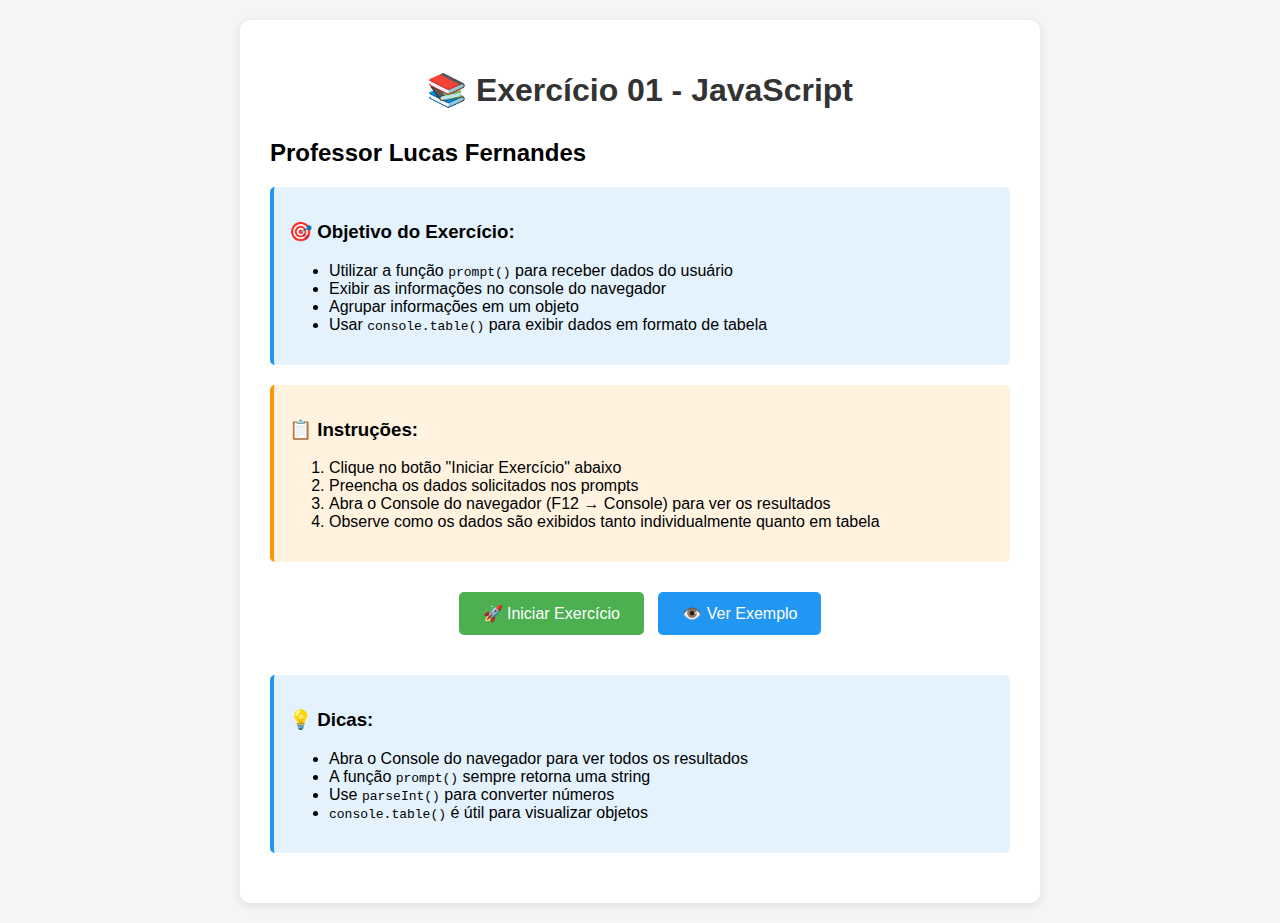
<file: Aula 03 - Exercício/index.html>
<!DOCTYPE html>
<html lang="pt-BR">
<head>
    <meta charset="UTF-8">
    <meta name="viewport" content="width=device-width, initial-scale=1.0">
    <title>Exercício 01 - JavaScript</title>
    <style>
        body {
            font-family: Arial, sans-serif;
            max-width: 800px;
            margin: 0 auto;
            padding: 20px;
            background-color: #f5f5f5;
        }
        .container {
            background-color: white;
            padding: 30px;
            border-radius: 10px;
            box-shadow: 0 2px 10px rgba(0,0,0,0.1);
        }
        h1 {
            color: #333;
            text-align: center;
            margin-bottom: 30px;
        }
        .info {
            background-color: #e3f2fd;
            padding: 15px;
            border-radius: 5px;
            margin-bottom: 20px;
            border-left: 4px solid #2196f3;
        }
        .button {
            background-color: #4CAF50;
            color: white;
            padding: 12px 24px;
            border: none;
            border-radius: 5px;
            cursor: pointer;
            font-size: 16px;
            margin: 10px 5px;
            transition: background-color 0.3s;
        }
        .button:hover {
            background-color: #45a049;
        }
        .button.secondary {
            background-color: #2196f3;
        }
        .button.secondary:hover {
            background-color: #1976d2;
        }
        .instructions {
            background-color: #fff3e0;
            padding: 15px;
            border-radius: 5px;
            margin-bottom: 20px;
            border-left: 4px solid #ff9800;
        }
        .center {
            text-align: center;
        }
    </style>
</head>
<body>
    <div class="container">
        <h1>📚 Exercício 01 - JavaScript</h1>
        <h2>Professor Lucas Fernandes</h2>
        
        <div class="info">
            <h3>🎯 Objetivo do Exercício:</h3>
            <ul>
                <li>Utilizar a função <code>prompt()</code> para receber dados do usuário</li>
                <li>Exibir as informações no console do navegador</li>
                <li>Agrupar informações em um objeto</li>
                <li>Usar <code>console.table()</code> para exibir dados em formato de tabela</li>
            </ul>
        </div>
        
        <div class="instructions">
            <h3>📋 Instruções:</h3>
            <ol>
                <li>Clique no botão "Iniciar Exercício" abaixo</li>
                <li>Preencha os dados solicitados nos prompts</li>
                <li>Abra o Console do navegador (F12 → Console) para ver os resultados</li>
                <li>Observe como os dados são exibidos tanto individualmente quanto em tabela</li>
            </ol>
        </div>
        
        <div class="center">
            <button class="button" onclick="iniciarExercicio()">🚀 Iniciar Exercício</button>
            <button class="button secondary" onclick="mostrarExemplo()">👁️ Ver Exemplo</button>
        </div>
        
        <div class="info" style="margin-top: 30px;">
            <h3>💡 Dicas:</h3>
            <ul>
                <li>Abra o Console do navegador para ver todos os resultados</li>
                <li>A função <code>prompt()</code> sempre retorna uma string</li>
                <li>Use <code>parseInt()</code> para converter números</li>
                <li><code>console.table()</code> é útil para visualizar objetos</li>
            </ul>
        </div>
    </div>
    
    <script src="exercicio01.js"></script>
    <script>
        // Funções para os botões da interface
        function iniciarExercicio() {
            console.clear();
            console.log('🚀 Iniciando exercício...');
            
            try {
                const dadosColetados = obterDadosUsuario();
                
                if (dadosColetados.nome && dadosColetados.sobrenome) {
                    exibirDados(dadosColetados);
                    alert('✅ Exercício concluído! Verifique o console para ver os resultados.');
                } else {
                    alert('❌ Nome e sobrenome são obrigatórios!');
                }
            } catch (error) {
                console.error('❌ Erro:', error.message);
                alert('❌ Erro durante a execução. Verifique o console.');
            }
        }
        
        function mostrarExemplo() {
            console.clear();
            console.log('👁️ Mostrando exemplo com dados fictícios...');
            
            const dadosExemplo = {
                nome: 'Maria',
                sobrenome: 'Santos',
                idade: 28,
                email: 'maria.santos@email.com',
                cidade: 'Rio de Janeiro',
                profissao: 'Designer'
            };
            
            console.log('\n=== EXEMPLO DE DADOS ===');
            console.log('Nome completo:', dadosExemplo.nome + ' ' + dadosExemplo.sobrenome);
            console.log('Idade:', dadosExemplo.idade + ' anos');
            console.log('Email:', dadosExemplo.email);
            console.log('Cidade:', dadosExemplo.cidade);
            console.log('Profissão:', dadosExemplo.profissao);
            
            console.log('\n=== DADOS EM FORMATO DE TABELA ===');
            console.table(dadosExemplo);
            
            alert('👁️ Exemplo exibido no console! Abra o console para visualizar.');
        }
    </script>
</body>
</html>
</file>
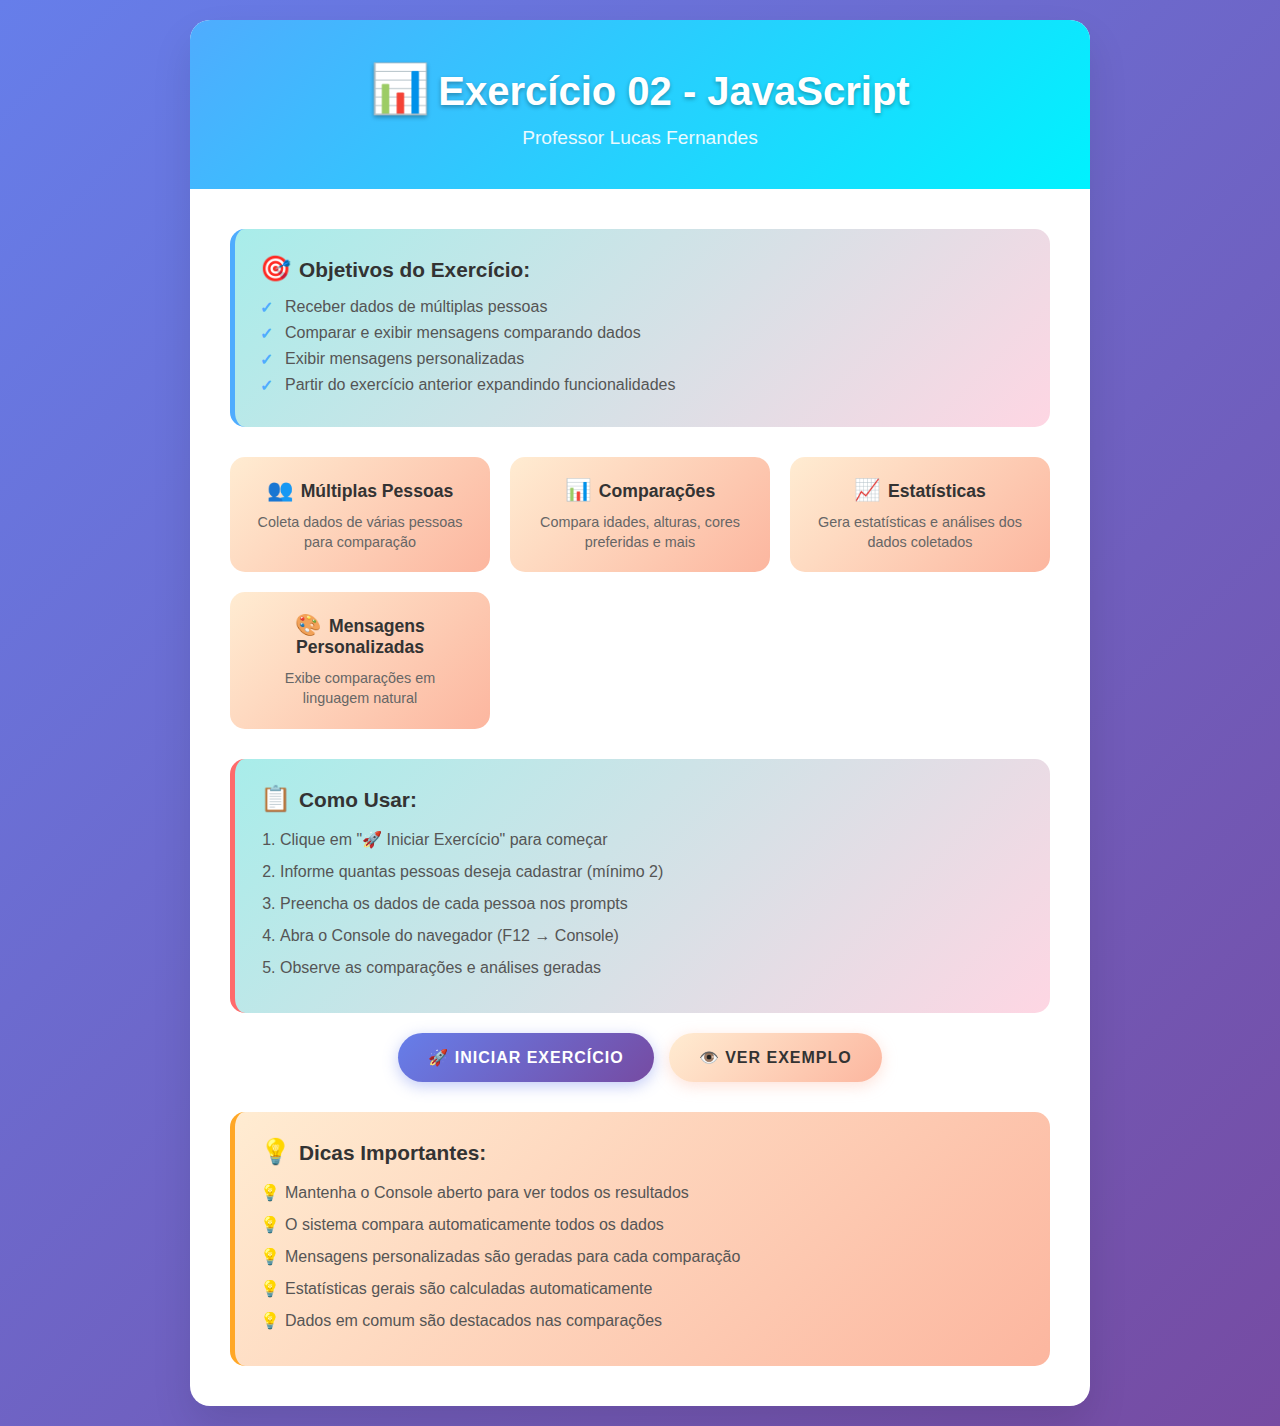
<file: Aula 05 - Exercício/index.html>
<!DOCTYPE html>
<html lang="pt-BR">
<head>
    <meta charset="UTF-8">
    <meta name="viewport" content="width=device-width, initial-scale=1.0">
    <title>Exercício 02 - JavaScript</title>
    <style>
        * {
            margin: 0;
            padding: 0;
            box-sizing: border-box;
        }
        
        body {
            font-family: 'Segoe UI', Tahoma, Geneva, Verdana, sans-serif;
            background: linear-gradient(135deg, #667eea 0%, #764ba2 100%);
            min-height: 100vh;
            padding: 20px;
        }
        
        .container {
            max-width: 900px;
            margin: 0 auto;
            background: white;
            border-radius: 20px;
            box-shadow: 0 20px 40px rgba(0,0,0,0.1);
            overflow: hidden;
        }
        
        .header {
            background: linear-gradient(135deg, #4facfe 0%, #00f2fe 100%);
            color: white;
            padding: 40px;
            text-align: center;
        }
        
        .header h1 {
            font-size: 2.5em;
            margin-bottom: 10px;
            text-shadow: 0 2px 4px rgba(0,0,0,0.3);
        }
        
        .header h2 {
            font-size: 1.2em;
            opacity: 0.9;
            font-weight: 300;
        }
        
        .content {
            padding: 40px;
        }
        
        .objective {
            background: linear-gradient(135deg, #a8edea 0%, #fed6e3 100%);
            padding: 25px;
            border-radius: 15px;
            margin-bottom: 30px;
            border-left: 5px solid #4facfe;
        }
        
        .objective h3 {
            color: #333;
            margin-bottom: 15px;
            font-size: 1.3em;
        }
        
        .objective ul {
            list-style: none;
            padding-left: 0;
        }
        
        .objective li {
            margin: 8px 0;
            padding-left: 25px;
            position: relative;
            color: #555;
        }
        
        .objective li:before {
            content: '✓';
            position: absolute;
            left: 0;
            color: #4facfe;
            font-weight: bold;
        }
        
        .features {
            display: grid;
            grid-template-columns: repeat(auto-fit, minmax(250px, 1fr));
            gap: 20px;
            margin-bottom: 30px;
        }
        
        .feature-card {
            background: linear-gradient(135deg, #ffecd2 0%, #fcb69f 100%);
            padding: 20px;
            border-radius: 15px;
            text-align: center;
            transition: transform 0.3s ease;
        }
        
        .feature-card:hover {
            transform: translateY(-5px);
        }
        
        .feature-card h4 {
            color: #333;
            margin-bottom: 10px;
            font-size: 1.1em;
        }
        
        .feature-card p {
            color: #666;
            font-size: 0.9em;
            line-height: 1.4;
        }
        
        .buttons {
            display: flex;
            gap: 15px;
            justify-content: center;
            flex-wrap: wrap;
            margin-bottom: 30px;
        }
        
        .btn {
            background: linear-gradient(135deg, #667eea 0%, #764ba2 100%);
            color: white;
            border: none;
            padding: 15px 30px;
            border-radius: 50px;
            font-size: 16px;
            font-weight: 600;
            cursor: pointer;
            transition: all 0.3s ease;
            text-transform: uppercase;
            letter-spacing: 1px;
            box-shadow: 0 4px 15px rgba(102, 126, 234, 0.4);
        }
        
        .btn:hover {
            transform: translateY(-2px);
            box-shadow: 0 6px 20px rgba(102, 126, 234, 0.6);
        }
        
        .btn.secondary {
            background: linear-gradient(135deg, #ffecd2 0%, #fcb69f 100%);
            color: #333;
            box-shadow: 0 4px 15px rgba(252, 182, 159, 0.4);
        }
        
        .btn.secondary:hover {
            box-shadow: 0 6px 20px rgba(252, 182, 159, 0.6);
        }
        
        .instructions {
            background: linear-gradient(135deg, #a8edea 0%, #fed6e3 100%);
            padding: 25px;
            border-radius: 15px;
            margin-bottom: 20px;
            border-left: 5px solid #ff6b6b;
        }
        
        .instructions h3 {
            color: #333;
            margin-bottom: 15px;
            font-size: 1.3em;
        }
        
        .instructions ol {
            color: #555;
            padding-left: 20px;
        }
        
        .instructions li {
            margin: 8px 0;
            line-height: 1.5;
        }
        
        .tips {
            background: linear-gradient(135deg, #ffecd2 0%, #fcb69f 100%);
            padding: 25px;
            border-radius: 15px;
            border-left: 5px solid #ffa726;
        }
        
        .tips h3 {
            color: #333;
            margin-bottom: 15px;
            font-size: 1.3em;
        }
        
        .tips ul {
            list-style: none;
            padding-left: 0;
        }
        
        .tips li {
            margin: 8px 0;
            padding-left: 25px;
            position: relative;
            color: #555;
            line-height: 1.5;
        }
        
        .tips li:before {
            content: '💡';
            position: absolute;
            left: 0;
        }
        
        .emoji {
            font-size: 1.2em;
            margin-right: 8px;
        }
        
        @media (max-width: 768px) {
            .container {
                margin: 10px;
                border-radius: 15px;
            }
            
            .header {
                padding: 30px 20px;
            }
            
            .header h1 {
                font-size: 2em;
            }
            
            .content {
                padding: 30px 20px;
            }
            
            .buttons {
                flex-direction: column;
                align-items: center;
            }
            
            .btn {
                width: 100%;
                max-width: 300px;
            }
        }
    </style>
</head>
<body>
    <div class="container">
        <div class="header">
            <h1><span class="emoji">📊</span>Exercício 02 - JavaScript</h1>
            <h2>Professor Lucas Fernandes</h2>
        </div>
        
        <div class="content">
            <div class="objective">
                <h3><span class="emoji">🎯</span>Objetivos do Exercício:</h3>
                <ul>
                    <li>Receber dados de múltiplas pessoas</li>
                    <li>Comparar e exibir mensagens comparando dados</li>
                    <li>Exibir mensagens personalizadas</li>
                    <li>Partir do exercício anterior expandindo funcionalidades</li>
                </ul>
            </div>
            
            <div class="features">
                <div class="feature-card">
                    <h4><span class="emoji">👥</span>Múltiplas Pessoas</h4>
                    <p>Coleta dados de várias pessoas para comparação</p>
                </div>
                <div class="feature-card">
                    <h4><span class="emoji">📊</span>Comparações</h4>
                    <p>Compara idades, alturas, cores preferidas e mais</p>
                </div>
                <div class="feature-card">
                    <h4><span class="emoji">📈</span>Estatísticas</h4>
                    <p>Gera estatísticas e análises dos dados coletados</p>
                </div>
                <div class="feature-card">
                    <h4><span class="emoji">🎨</span>Mensagens Personalizadas</h4>
                    <p>Exibe comparações em linguagem natural</p>
                </div>
            </div>
            
            <div class="instructions">
                <h3><span class="emoji">📋</span>Como Usar:</h3>
                <ol>
                    <li>Clique em "🚀 Iniciar Exercício" para começar</li>
                    <li>Informe quantas pessoas deseja cadastrar (mínimo 2)</li>
                    <li>Preencha os dados de cada pessoa nos prompts</li>
                    <li>Abra o Console do navegador (F12 → Console)</li>
                    <li>Observe as comparações e análises geradas</li>
                </ol>
            </div>
            
            <div class="buttons">
                <button class="btn" onclick="iniciarExercicio()">🚀 Iniciar Exercício</button>
                <button class="btn secondary" onclick="mostrarExemplo()">👁️ Ver Exemplo</button>
            </div>
            
            <div class="tips">
                <h3><span class="emoji">💡</span>Dicas Importantes:</h3>
                <ul>
                    <li>Mantenha o Console aberto para ver todos os resultados</li>
                    <li>O sistema compara automaticamente todos os dados</li>
                    <li>Mensagens personalizadas são geradas para cada comparação</li>
                    <li>Estatísticas gerais são calculadas automaticamente</li>
                    <li>Dados em comum são destacados nas comparações</li>
                </ul>
            </div>
        </div>
    </div>
    
    <script src="exercicio02.js"></script>
    <script>
        function iniciarExercicio() {
            try {
                console.clear();
                console.log('🚀 Iniciando Exercício 02...');
                iniciarExercicio02();
                alert('✅ Exercício concluído! Verifique o console para ver todas as comparações e análises.');
            } catch (error) {
                console.error('❌ Erro:', error.message);
                alert('❌ Erro durante a execução. Verifique o console para mais detalhes.');
            }
        }
        
        function mostrarExemplo() {
            try {
                console.clear();
                console.log('👁️ Mostrando exemplo com dados fictícios...');
                exemploComDadosFicticios();
                alert('👁️ Exemplo exibido no console! Veja como funciona o sistema de comparações.');
            } catch (error) {
                console.error('❌ Erro:', error.message);
                alert('❌ Erro ao mostrar exemplo. Verifique o console.');
            }
        }
        
        // Mensagem de boas-vindas
        console.log('🎉 Bem-vindo ao Exercício 02 - Comparação de Dados!');
        console.log('💡 Clique nos botões da página para começar!');
    </script>
</body>
</html>
</file>
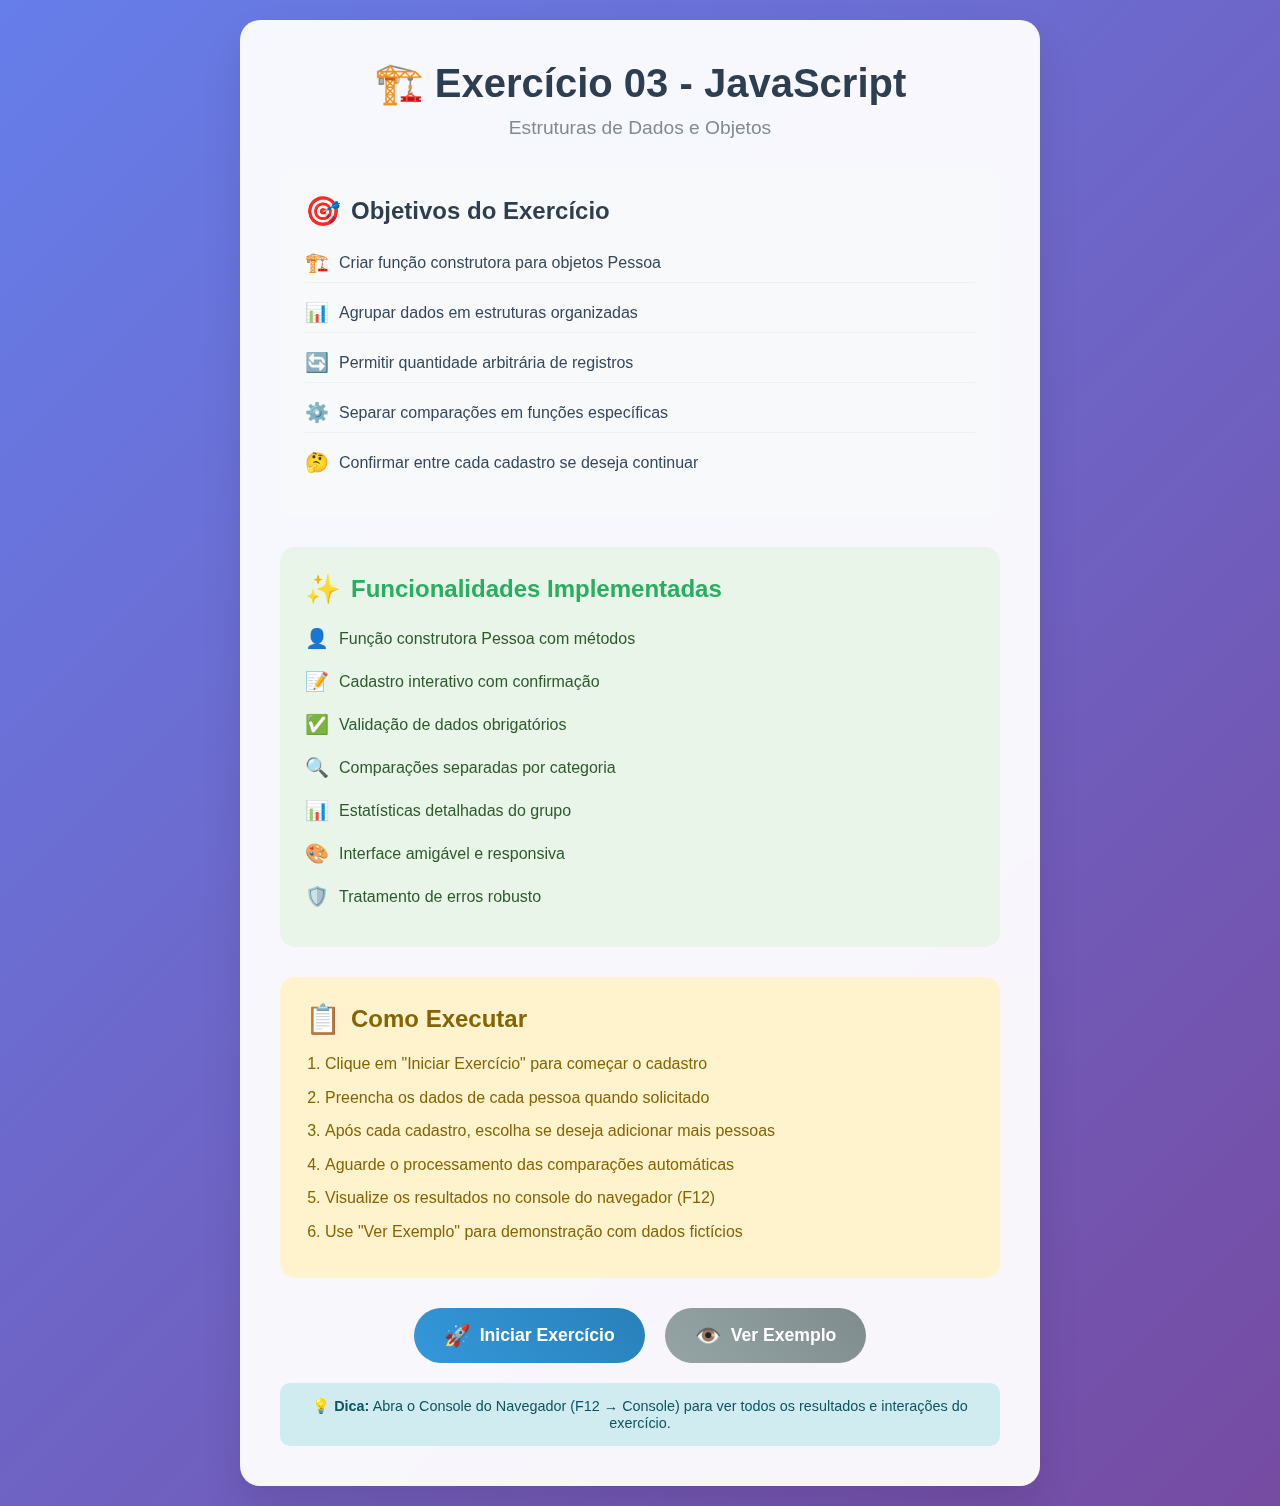
<file: Aula 08 - Exercício/index.html>
<!DOCTYPE html>
<html lang="pt-BR">
<head>
    <meta charset="UTF-8">
    <meta name="viewport" content="width=device-width, initial-scale=1.0">
    <title>Exercício 03 - JavaScript | Estruturas de Dados</title>
    <style>
        * {
            margin: 0;
            padding: 0;
            box-sizing: border-box;
        }

        body {
            font-family: 'Segoe UI', Tahoma, Geneva, Verdana, sans-serif;
            background: linear-gradient(135deg, #667eea 0%, #764ba2 100%);
            min-height: 100vh;
            display: flex;
            align-items: center;
            justify-content: center;
            padding: 20px;
        }

        .container {
            background: rgba(255, 255, 255, 0.95);
            backdrop-filter: blur(10px);
            border-radius: 20px;
            padding: 40px;
            box-shadow: 0 20px 40px rgba(0, 0, 0, 0.1);
            max-width: 800px;
            width: 100%;
            text-align: center;
        }

        .header {
            margin-bottom: 30px;
        }

        .header h1 {
            color: #2c3e50;
            font-size: 2.5em;
            margin-bottom: 10px;
            font-weight: 700;
        }

        .header .subtitle {
            color: #7f8c8d;
            font-size: 1.2em;
            margin-bottom: 5px;
        }

        .header .professor {
            color: #3498db;
            font-size: 1.1em;
            font-weight: 600;
        }

        .objectives {
            background: #f8f9fa;
            border-radius: 15px;
            padding: 25px;
            margin: 30px 0;
            text-align: left;
        }

        .objectives h2 {
            color: #2c3e50;
            font-size: 1.5em;
            margin-bottom: 15px;
            display: flex;
            align-items: center;
            gap: 10px;
        }

        .objectives ul {
            list-style: none;
            padding-left: 0;
        }

        .objectives li {
            color: #34495e;
            margin: 10px 0;
            padding: 8px 0;
            border-bottom: 1px solid #ecf0f1;
            display: flex;
            align-items: center;
            gap: 10px;
        }

        .objectives li:last-child {
            border-bottom: none;
        }

        .features {
            background: #e8f5e8;
            border-radius: 15px;
            padding: 25px;
            margin: 30px 0;
            text-align: left;
        }

        .features h2 {
            color: #27ae60;
            font-size: 1.5em;
            margin-bottom: 15px;
            display: flex;
            align-items: center;
            gap: 10px;
        }

        .features ul {
            list-style: none;
            padding-left: 0;
        }

        .features li {
            color: #2d5a2d;
            margin: 8px 0;
            padding: 6px 0;
            display: flex;
            align-items: center;
            gap: 10px;
        }

        .instructions {
            background: #fff3cd;
            border-radius: 15px;
            padding: 25px;
            margin: 30px 0;
            text-align: left;
        }

        .instructions h2 {
            color: #856404;
            font-size: 1.5em;
            margin-bottom: 15px;
            display: flex;
            align-items: center;
            gap: 10px;
        }

        .instructions ol {
            color: #856404;
            padding-left: 20px;
        }

        .instructions li {
            margin: 8px 0;
            line-height: 1.6;
        }

        .buttons {
            display: flex;
            gap: 20px;
            justify-content: center;
            flex-wrap: wrap;
            margin-top: 30px;
        }

        .btn {
            background: linear-gradient(45deg, #3498db, #2980b9);
            color: white;
            border: none;
            padding: 15px 30px;
            border-radius: 50px;
            font-size: 1.1em;
            font-weight: 600;
            cursor: pointer;
            transition: all 0.3s ease;
            text-decoration: none;
            display: inline-flex;
            align-items: center;
            gap: 10px;
            min-width: 200px;
            justify-content: center;
        }

        .btn:hover {
            transform: translateY(-3px);
            box-shadow: 0 10px 25px rgba(52, 152, 219, 0.3);
        }

        .btn.secondary {
            background: linear-gradient(45deg, #95a5a6, #7f8c8d);
        }

        .btn.secondary:hover {
            box-shadow: 0 10px 25px rgba(149, 165, 166, 0.3);
        }

        .console-info {
            background: #d1ecf1;
            border-radius: 10px;
            padding: 15px;
            margin-top: 20px;
            color: #0c5460;
            font-size: 0.9em;
        }

        .emoji {
            font-size: 1.2em;
        }

        @media (max-width: 600px) {
            .container {
                padding: 20px;
            }

            .header h1 {
                font-size: 2em;
            }

            .buttons {
                flex-direction: column;
                align-items: center;
            }

            .btn {
                width: 100%;
                max-width: 300px;
            }
        }
    </style>
</head>
<body>
    <div class="container">
        <div class="header">
            <h1>🏗️ Exercício 03 - JavaScript</h1>
            <div class="subtitle">Estruturas de Dados e Objetos</div>
        </div>

        <div class="objectives">
            <h2><span class="emoji">🎯</span> Objetivos do Exercício</h2>
            <ul>
                <li><span class="emoji">🏗️</span> Criar função construtora para objetos Pessoa</li>
                <li><span class="emoji">📊</span> Agrupar dados em estruturas organizadas</li>
                <li><span class="emoji">🔄</span> Permitir quantidade arbitrária de registros</li>
                <li><span class="emoji">⚙️</span> Separar comparações em funções específicas</li>
                <li><span class="emoji">🤔</span> Confirmar entre cada cadastro se deseja continuar</li>
            </ul>
        </div>

        <div class="features">
            <h2><span class="emoji">✨</span> Funcionalidades Implementadas</h2>
            <ul>
                <li><span class="emoji">👤</span> Função construtora Pessoa com métodos</li>
                <li><span class="emoji">📝</span> Cadastro interativo com confirmação</li>
                <li><span class="emoji">✅</span> Validação de dados obrigatórios</li>
                <li><span class="emoji">🔍</span> Comparações separadas por categoria</li>
                <li><span class="emoji">📊</span> Estatísticas detalhadas do grupo</li>
                <li><span class="emoji">🎨</span> Interface amigável e responsiva</li>
                <li><span class="emoji">🛡️</span> Tratamento de erros robusto</li>
            </ul>
        </div>

        <div class="instructions">
            <h2><span class="emoji">📋</span> Como Executar</h2>
            <ol>
                <li>Clique em "Iniciar Exercício" para começar o cadastro</li>
                <li>Preencha os dados de cada pessoa quando solicitado</li>
                <li>Após cada cadastro, escolha se deseja adicionar mais pessoas</li>
                <li>Aguarde o processamento das comparações automáticas</li>
                <li>Visualize os resultados no console do navegador (F12)</li>
                <li>Use "Ver Exemplo" para demonstração com dados fictícios</li>
            </ol>
        </div>

        <div class="buttons">
            <button class="btn" onclick="iniciarExercicio03()">
                <span class="emoji">🚀</span>
                Iniciar Exercício
            </button>
            <button class="btn secondary" onclick="exemploComDadosFicticios()">
                <span class="emoji">👁️</span>
                Ver Exemplo
            </button>
        </div>

        <div class="console-info">
            <strong>💡 Dica:</strong> Abra o Console do Navegador (F12 → Console) para ver todos os resultados e interações do exercício.
        </div>
    </div>

    <script src="exercicio03.js"></script>
</body>
</html>
</file>
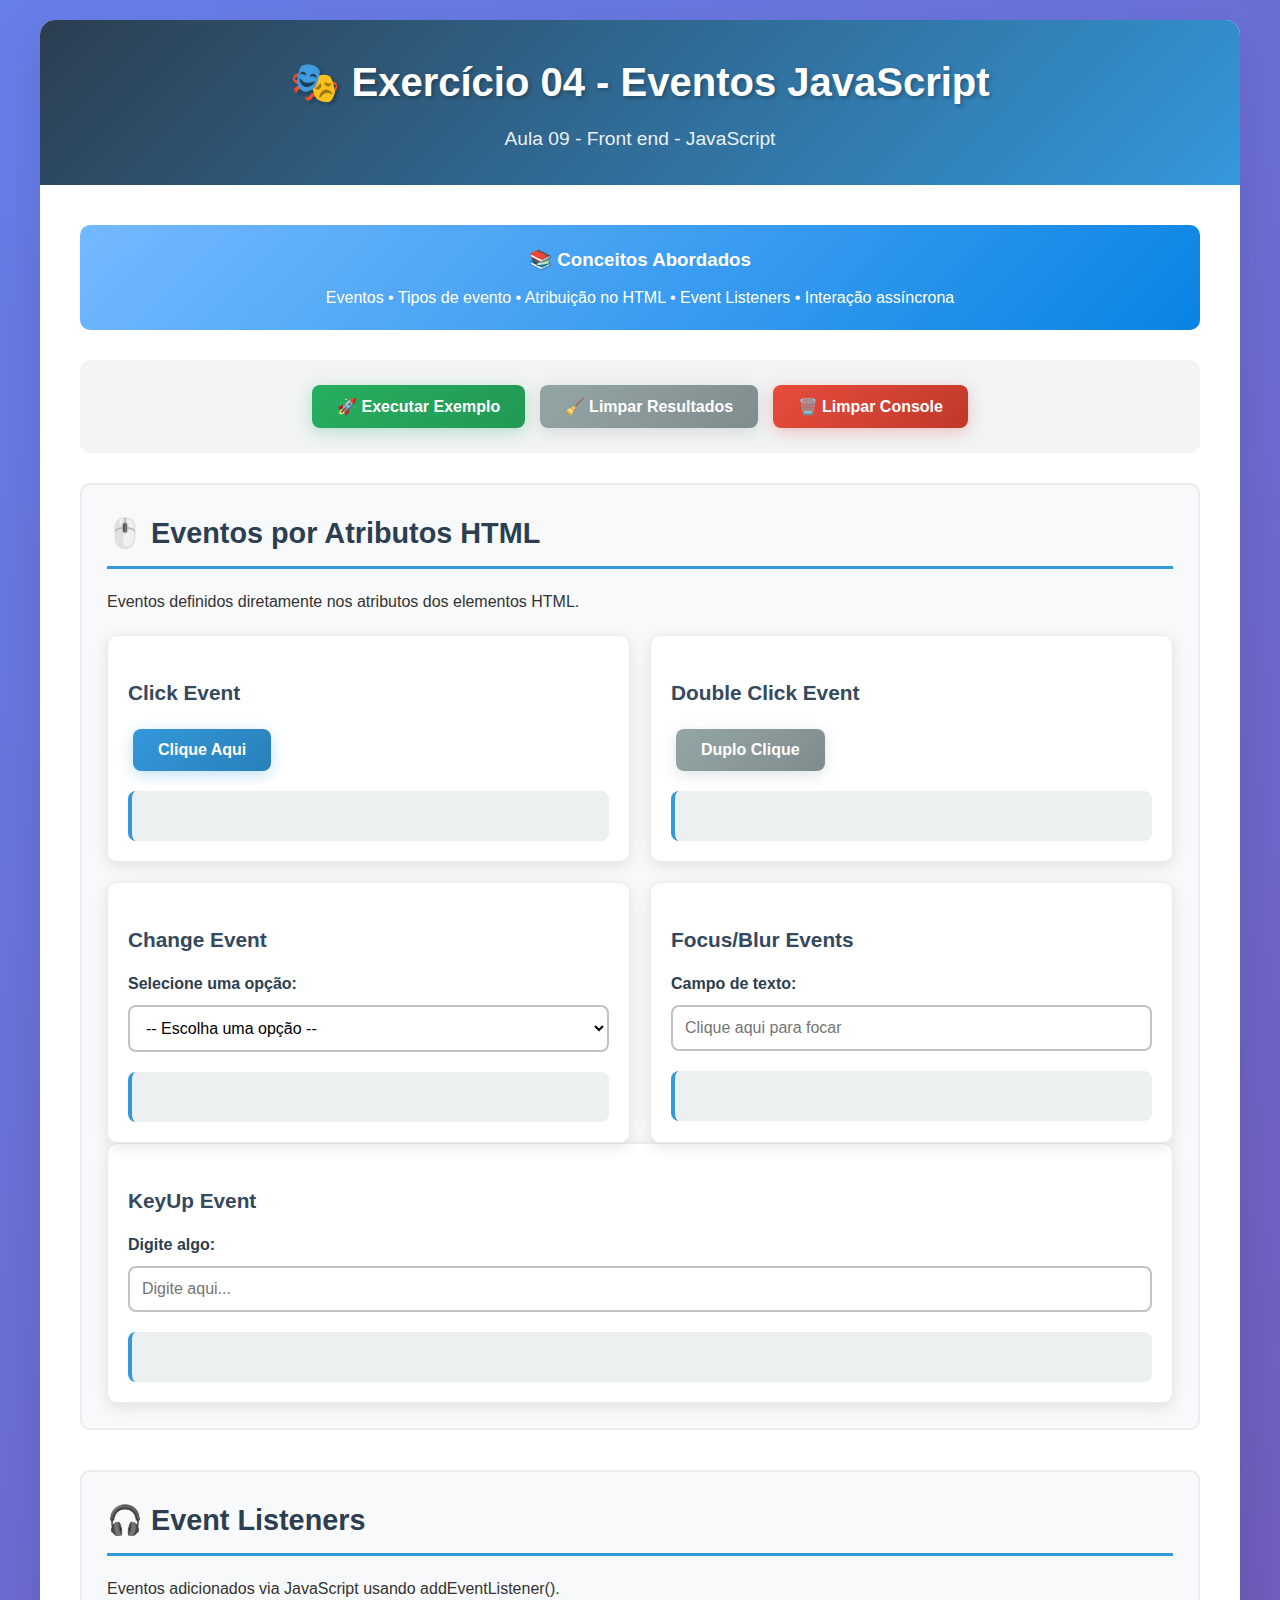
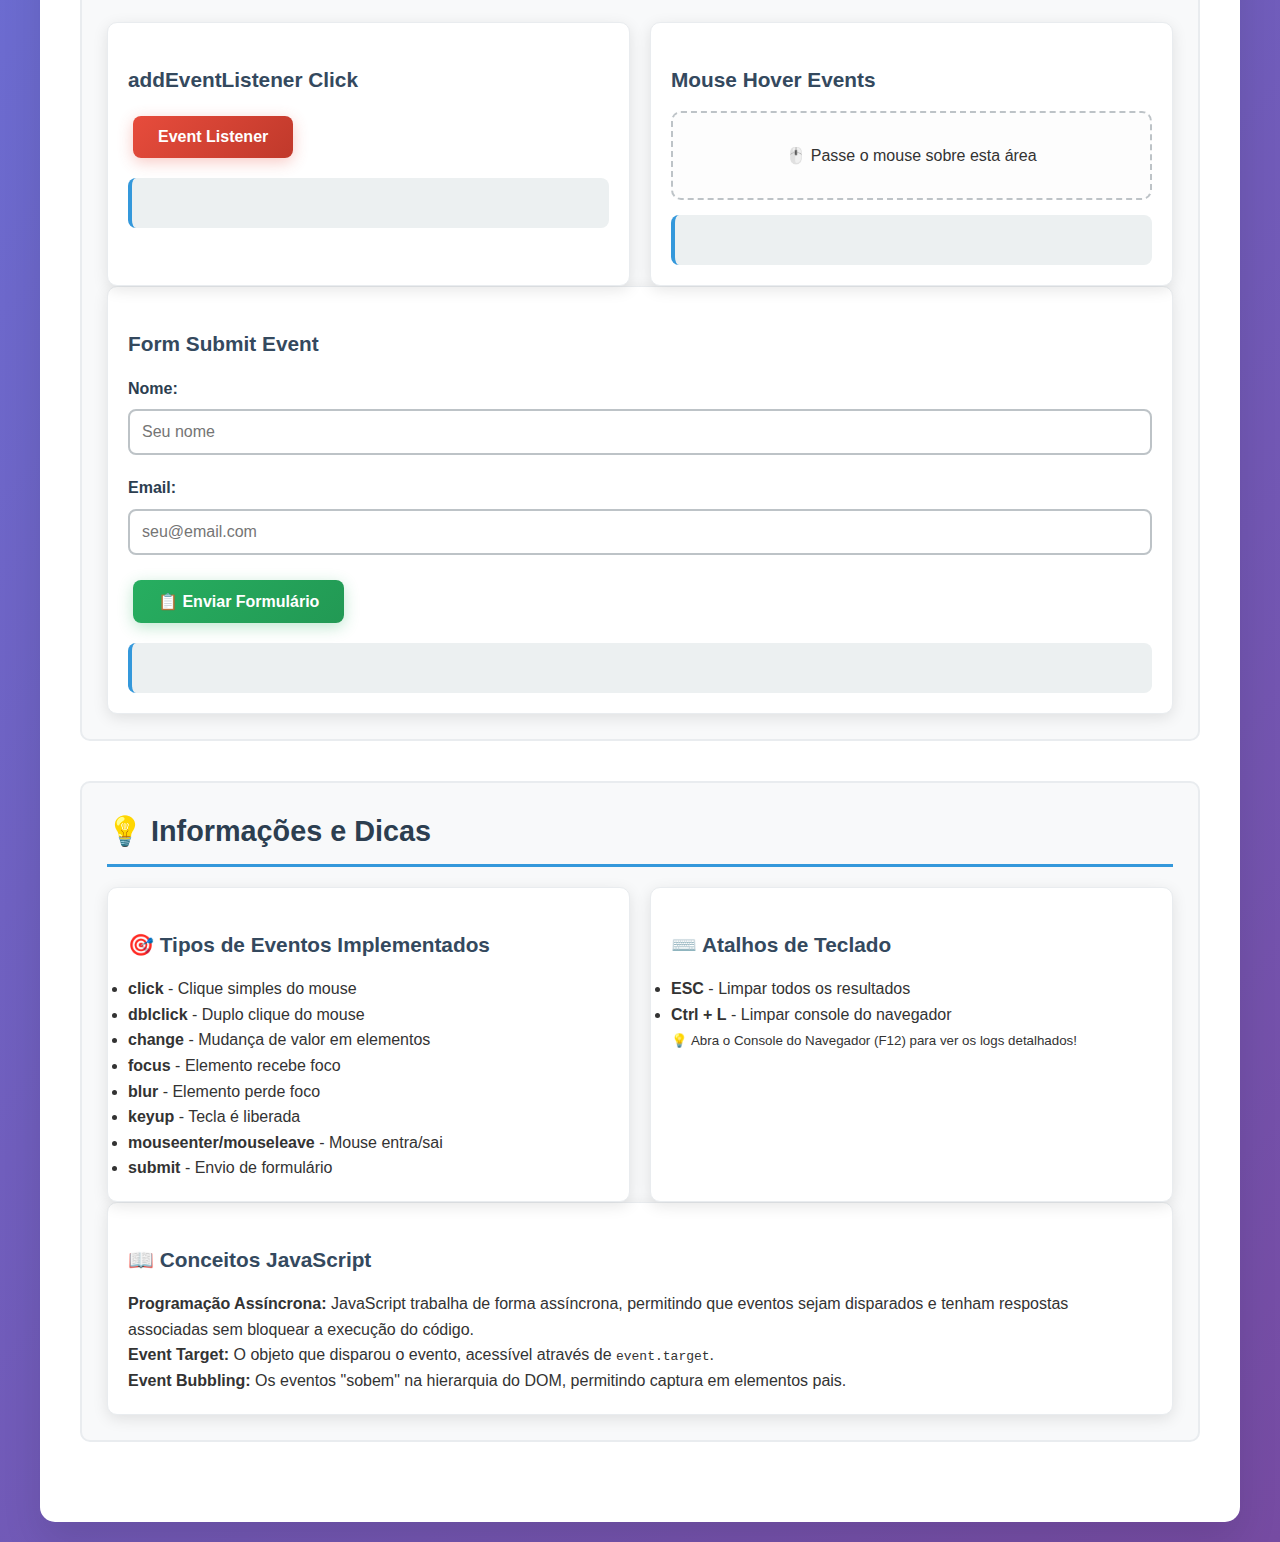
<file: Aula 09 - Front end - JavaScript/index.html>
<!DOCTYPE html>
<html lang="pt-BR">
<head>
    <meta charset="UTF-8">
    <meta name="viewport" content="width=device-width, initial-scale=1.0">
    <title>Exercício 04 - Eventos JavaScript</title>
    <style>
        * {
            margin: 0;
            padding: 0;
            box-sizing: border-box;
        }

        body {
            font-family: 'Segoe UI', Tahoma, Geneva, Verdana, sans-serif;
            line-height: 1.6;
            color: #333;
            background: linear-gradient(135deg, #667eea 0%, #764ba2 100%);
            min-height: 100vh;
            padding: 20px;
        }

        .container {
            max-width: 1200px;
            margin: 0 auto;
            background: white;
            border-radius: 15px;
            box-shadow: 0 20px 40px rgba(0,0,0,0.1);
            overflow: hidden;
        }

        .header {
            background: linear-gradient(135deg, #2c3e50 0%, #3498db 100%);
            color: white;
            padding: 30px;
            text-align: center;
        }

        .header h1 {
            font-size: 2.5em;
            margin-bottom: 10px;
            text-shadow: 2px 2px 4px rgba(0,0,0,0.3);
        }

        .header p {
            font-size: 1.2em;
            opacity: 0.9;
        }

        .content {
            padding: 40px;
        }

        .section {
            margin-bottom: 40px;
            padding: 25px;
            border: 2px solid #e9ecef;
            border-radius: 10px;
            background: #f8f9fa;
            transition: all 0.3s ease;
        }

        .section:hover {
            border-color: #007bff;
            box-shadow: 0 5px 15px rgba(0,123,255,0.1);
        }

        .section h2 {
            color: #2c3e50;
            margin-bottom: 20px;
            font-size: 1.8em;
            border-bottom: 3px solid #3498db;
            padding-bottom: 10px;
        }

        .section h3 {
            color: #34495e;
            margin: 20px 0 15px 0;
            font-size: 1.3em;
        }

        .btn {
            background: linear-gradient(135deg, #3498db 0%, #2980b9 100%);
            color: white;
            border: none;
            padding: 12px 25px;
            border-radius: 8px;
            cursor: pointer;
            font-size: 16px;
            font-weight: 600;
            transition: all 0.3s ease;
            margin: 5px;
            box-shadow: 0 4px 15px rgba(52, 152, 219, 0.3);
        }

        .btn:hover {
            transform: translateY(-2px);
            box-shadow: 0 6px 20px rgba(52, 152, 219, 0.4);
        }

        .btn:active {
            transform: translateY(0);
        }

        .btn-secondary {
            background: linear-gradient(135deg, #95a5a6 0%, #7f8c8d 100%);
            box-shadow: 0 4px 15px rgba(149, 165, 166, 0.3);
        }

        .btn-danger {
            background: linear-gradient(135deg, #e74c3c 0%, #c0392b 100%);
            box-shadow: 0 4px 15px rgba(231, 76, 60, 0.3);
        }

        .btn-success {
            background: linear-gradient(135deg, #27ae60 0%, #229954 100%);
            box-shadow: 0 4px 15px rgba(39, 174, 96, 0.3);
        }

        .form-group {
            margin-bottom: 20px;
        }

        .form-group label {
            display: block;
            margin-bottom: 8px;
            font-weight: 600;
            color: #2c3e50;
        }

        .form-control {
            width: 100%;
            padding: 12px;
            border: 2px solid #bdc3c7;
            border-radius: 8px;
            font-size: 16px;
            transition: all 0.3s ease;
            background: white;
        }

        .form-control:focus {
            outline: none;
            border-color: #3498db;
            box-shadow: 0 0 10px rgba(52, 152, 219, 0.2);
        }

        .resultado {
            margin-top: 15px;
            padding: 15px;
            border-radius: 8px;
            background: #ecf0f1;
            border-left: 4px solid #3498db;
            font-weight: 500;
            min-height: 50px;
            display: flex;
            align-items: center;
        }

        .area-hover {
            border: 2px dashed #bdc3c7;
            padding: 30px;
            text-align: center;
            border-radius: 10px;
            background: #fdfdfd;
            transition: all 0.3s ease;
            cursor: pointer;
        }

        .area-hover:hover {
            background: #f8f9fa;
            border-color: #28a745;
        }

        .grid {
            display: grid;
            grid-template-columns: repeat(auto-fit, minmax(300px, 1fr));
            gap: 20px;
            margin-top: 20px;
        }

        .card {
            background: white;
            padding: 20px;
            border-radius: 10px;
            box-shadow: 0 4px 15px rgba(0,0,0,0.1);
            border: 1px solid #e9ecef;
        }

        .controls {
            text-align: center;
            margin: 30px 0;
            padding: 20px;
            background: #f1f3f4;
            border-radius: 10px;
        }

        .info-box {
            background: linear-gradient(135deg, #74b9ff 0%, #0984e3 100%);
            color: white;
            padding: 20px;
            border-radius: 10px;
            margin-bottom: 30px;
            text-align: center;
        }

        .info-box h3 {
            margin-bottom: 10px;
            color: white;
        }

        .contador {
            font-size: 14px;
            color: #6c757d;
            margin-top: 5px;
        }

        @media (max-width: 768px) {
            .content {
                padding: 20px;
            }
            
            .header h1 {
                font-size: 2em;
            }
            
            .grid {
                grid-template-columns: 1fr;
            }
        }
    </style>
</head>
<body>
    <div class="container">
        <div class="header">
            <h1>🎭 Exercício 04 - Eventos JavaScript</h1>
            <p>Aula 09 - Front end - JavaScript </p>
        </div>

        <div class="content">
            <div class="info-box">
                <h3>📚 Conceitos Abordados</h3>
                <p>Eventos • Tipos de evento • Atribuição no HTML • Event Listeners • Interação assíncrona</p>
            </div>

            <div class="controls">
                <button class="btn btn-success" onclick="executarExemplo()">🚀 Executar Exemplo</button>
                <button class="btn btn-secondary" onclick="limparResultados()">🧹 Limpar Resultados</button>
                <button class="btn btn-danger" onclick="console.clear()">🗑️ Limpar Console</button>
            </div>

            <!-- Seção 1: Eventos por Atributos HTML -->
            <div class="section">
                <h2>🖱️ Eventos por Atributos HTML</h2>
                <p>Eventos definidos diretamente nos atributos dos elementos HTML.</p>
                
                <div class="grid">
                    <div class="card">
                        <h3>Click Event</h3>
                        <button id="botao-click" class="btn" onclick="eventoClick()">Clique Aqui</button>
                        <div id="resultado-click" class="resultado"></div>
                    </div>

                    <div class="card">
                        <h3>Double Click Event</h3>
                        <button class="btn btn-secondary" ondblclick="eventoDuploClick()">Duplo Clique</button>
                        <div id="resultado-dblclick" class="resultado"></div>
                    </div>
                </div>

                <div class="grid">
                    <div class="card">
                        <h3>Change Event</h3>
                        <div class="form-group">
                            <label for="select-opcoes">Selecione uma opção:</label>
                            <select id="select-opcoes" class="form-control" onchange="eventoMudanca(this)">
                                <option value="">-- Escolha uma opção --</option>
                                <option value="javascript">JavaScript</option>
                                <option value="html">HTML</option>
                                <option value="css">CSS</option>
                                <option value="react">React</option>
                            </select>
                        </div>
                        <div id="resultado-change" class="resultado"></div>
                    </div>

                    <div class="card">
                        <h3>Focus/Blur Events</h3>
                        <div class="form-group">
                            <label for="input-focus">Campo de texto:</label>
                            <input 
                                type="text" 
                                id="input-focus" 
                                class="form-control" 
                                placeholder="Clique aqui para focar"
                                onfocus="eventoFoco(this)"
                                onblur="eventoBlur(this)"
                            >
                        </div>
                        <div id="resultado-focus" class="resultado"></div>
                    </div>
                </div>

                <div class="card">
                    <h3>KeyUp Event</h3>
                    <div class="form-group">
                        <label for="input-texto">Digite algo:</label>
                        <input 
                            type="text" 
                            id="input-texto" 
                            class="form-control" 
                            placeholder="Digite aqui..."
                            onkeyup="eventoKeyUp(this, event)"
                        >
                        <div id="contador-chars" class="contador"></div>
                    </div>
                    <div id="resultado-keyup" class="resultado"></div>
                </div>
            </div>

            <!-- Seção 2: Event Listeners -->
            <div class="section">
                <h2>🎧 Event Listeners</h2>
                <p>Eventos adicionados via JavaScript usando addEventListener().</p>
                
                <div class="grid">
                    <div class="card">
                        <h3>addEventListener Click</h3>
                        <button id="botao-listener" class="btn btn-danger">Event Listener</button>
                        <div id="resultado-listener" class="resultado"></div>
                    </div>

                    <div class="card">
                        <h3>Mouse Hover Events</h3>
                        <div id="area-hover" class="area-hover">
                            🖱️ Passe o mouse sobre esta área
                        </div>
                        <div id="resultado-hover" class="resultado"></div>
                    </div>
                </div>

                <div class="card">
                    <h3>Form Submit Event</h3>
                    <form id="formulario-exemplo">
                        <div class="form-group">
                            <label for="input-nome">Nome:</label>
                            <input type="text" id="input-nome" class="form-control" placeholder="Seu nome" required>
                        </div>
                        <div class="form-group">
                            <label for="input-email">Email:</label>
                            <input type="email" id="input-email" class="form-control" placeholder="seu@email.com" required>
                        </div>
                        <button type="submit" class="btn btn-success">📋 Enviar Formulário</button>
                    </form>
                    <div id="resultado-form" class="resultado"></div>
                </div>
            </div>

            <!-- Seção 3: Informações e Dicas -->
            <div class="section">
                <h2>💡 Informações e Dicas</h2>
                <div class="grid">
                    <div class="card">
                        <h3>🎯 Tipos de Eventos Implementados</h3>
                        <ul>
                            <li><strong>click</strong> - Clique simples do mouse</li>
                            <li><strong>dblclick</strong> - Duplo clique do mouse</li>
                            <li><strong>change</strong> - Mudança de valor em elementos</li>
                            <li><strong>focus</strong> - Elemento recebe foco</li>
                            <li><strong>blur</strong> - Elemento perde foco</li>
                            <li><strong>keyup</strong> - Tecla é liberada</li>
                            <li><strong>mouseenter/mouseleave</strong> - Mouse entra/sai</li>
                            <li><strong>submit</strong> - Envio de formulário</li>
                        </ul>
                    </div>

                    <div class="card">
                        <h3>⌨️ Atalhos de Teclado</h3>
                        <ul>
                            <li><strong>ESC</strong> - Limpar todos os resultados</li>
                            <li><strong>Ctrl + L</strong> - Limpar console do navegador</li>
                        </ul>
                        <p><small>💡 Abra o Console do Navegador (F12) para ver os logs detalhados!</small></p>
                    </div>
                </div>

                <div class="card">
                    <h3>📖 Conceitos JavaScript</h3>
                    <p><strong>Programação Assíncrona:</strong> JavaScript trabalha de forma assíncrona, permitindo que eventos sejam disparados e tenham respostas associadas sem bloquear a execução do código.</p>
                    <p><strong>Event Target:</strong> O objeto que disparou o evento, acessível através de <code>event.target</code>.</p>
                    <p><strong>Event Bubbling:</strong> Os eventos "sobem" na hierarquia do DOM, permitindo captura em elementos pais.</p>
                </div>
            </div>
        </div>
    </div>
    <script src="exercicio04.js"></script>
</body>
</html>
</file>
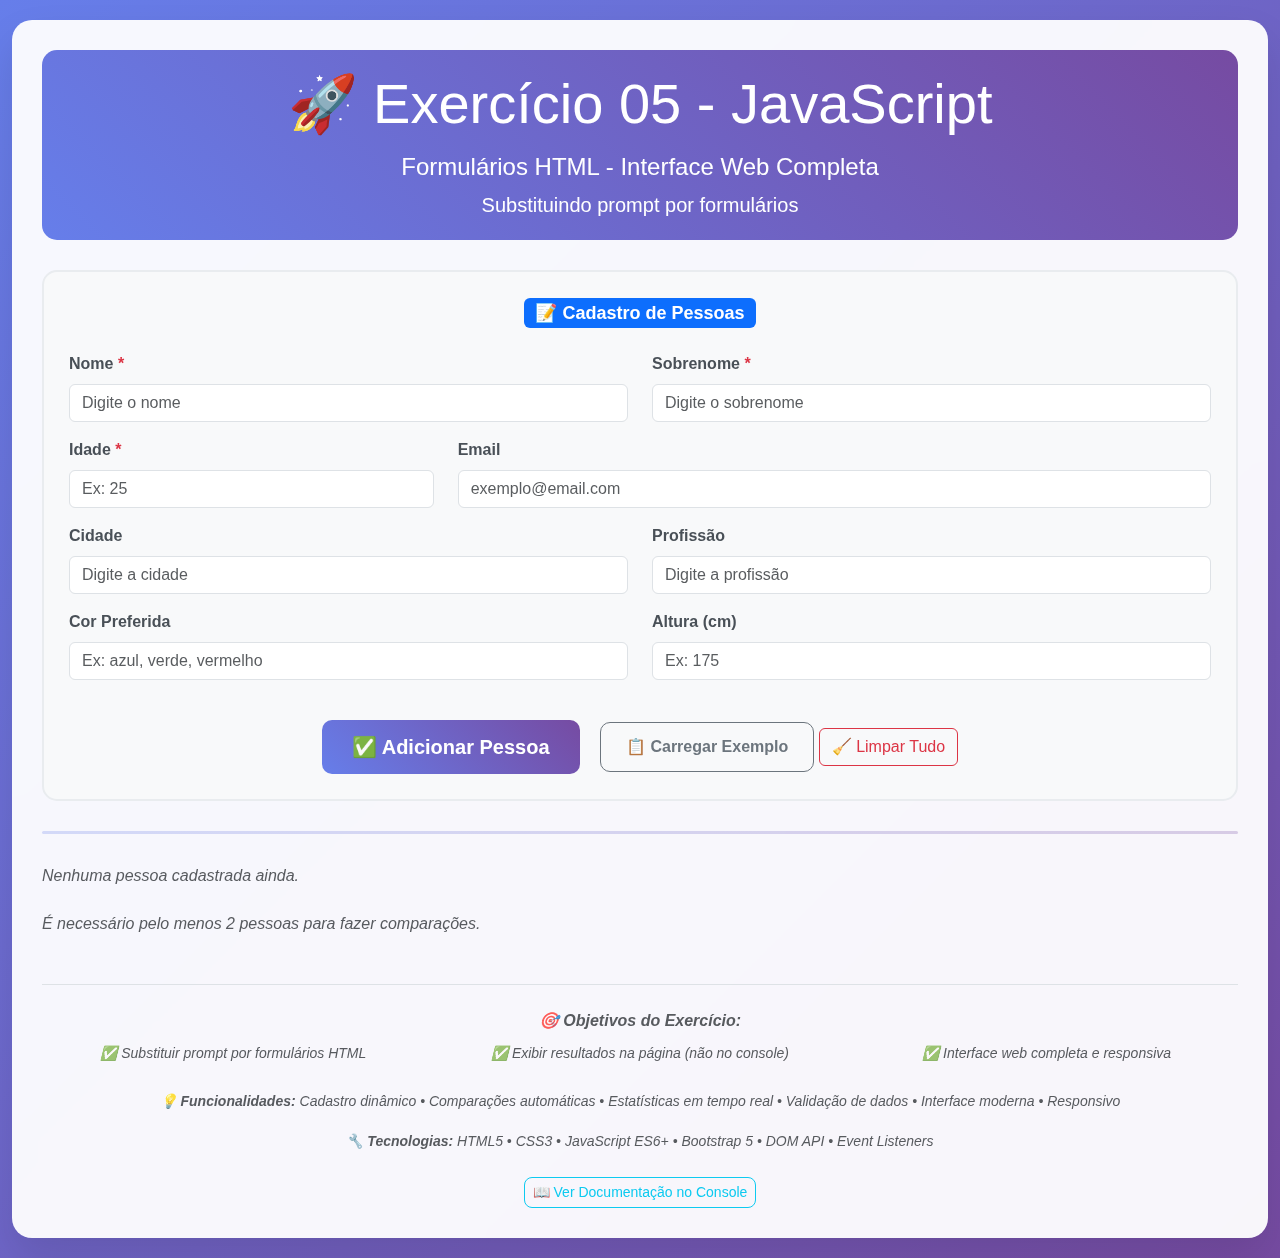
<file: Aula 10 - Exercício - JavaScript/index.html>
<!DOCTYPE html>
<html lang="pt-BR">
<head>
    <meta charset="UTF-8">
    <meta name="viewport" content="width=device-width, initial-scale=1.0">
    <title>Exercício 05 - Formulários HTML | JavaScript</title>
    
    <!-- Bootstrap CSS -->
    <link href="https://cdn.jsdelivr.net/npm/bootstrap@5.3.0/dist/css/bootstrap.min.css" rel="stylesheet">
    
    <!-- Custom CSS -->
    <style>
        body {
            background: linear-gradient(135deg, #667eea 0%, #764ba2 100%);
            min-height: 100vh;
            font-family: 'Segoe UI', Tahoma, Geneva, Verdana, sans-serif;
        }
        
        .main-container {
            background: rgba(255, 255, 255, 0.95);
            border-radius: 20px;
            box-shadow: 0 20px 40px rgba(0, 0, 0, 0.1);
            margin: 20px auto;
            padding: 30px;
            backdrop-filter: blur(10px);
        }
        
        .header-section {
            text-align: center;
            margin-bottom: 30px;
            padding: 20px;
            background: linear-gradient(45deg, #667eea, #764ba2);
            color: white;
            border-radius: 15px;
        }
        
        .form-section {
            background: #f8f9fa;
            border-radius: 15px;
            padding: 25px;
            margin-bottom: 30px;
            border: 2px solid #e9ecef;
        }
        
        .form-control:focus {
            border-color: #667eea;
            box-shadow: 0 0 0 0.2rem rgba(102, 126, 234, 0.25);
        }
        
        .btn-primary {
            background: linear-gradient(45deg, #667eea, #764ba2);
            border: none;
            border-radius: 10px;
            padding: 12px 30px;
            font-weight: 600;
            transition: all 0.3s ease;
        }
        
        .btn-primary:hover {
            transform: translateY(-2px);
            box-shadow: 0 5px 15px rgba(102, 126, 234, 0.4);
        }
        
        .btn-outline-secondary {
            border-radius: 10px;
            padding: 12px 25px;
            font-weight: 600;
            transition: all 0.3s ease;
        }
        
        .btn-outline-secondary:hover {
            transform: translateY(-2px);
        }
        
        .card {
            border: none;
            border-radius: 15px;
            box-shadow: 0 5px 15px rgba(0, 0, 0, 0.08);
            transition: all 0.3s ease;
        }
        
        .card:hover {
            transform: translateY(-5px);
            box-shadow: 0 10px 25px rgba(0, 0, 0, 0.15);
        }
        
        .card-header {
            border-radius: 15px 15px 0 0 !important;
            font-weight: 600;
        }
        
        .stats-card {
            text-align: center;
            padding: 20px;
            border-radius: 15px;
            margin-bottom: 20px;
        }
        
        .section-divider {
            height: 3px;
            background: linear-gradient(45deg, #667eea, #764ba2);
            border: none;
            border-radius: 2px;
            margin: 30px 0;
        }
        
        .fade-in {
            animation: fadeIn 0.5s ease-in;
        }
        
        @keyframes fadeIn {
            from { opacity: 0; transform: translateY(20px); }
            to { opacity: 1; transform: translateY(0); }
        }
        
        .required {
            color: #dc3545;
        }
        
        .form-label {
            font-weight: 600;
            color: #495057;
        }
        
        .alert {
            border-radius: 10px;
            border: none;
        }
        
        .btn-sm {
            border-radius: 8px;
        }
        
        .list-unstyled li {
            padding: 5px 0;
            border-bottom: 1px solid #f0f0f0;
        }
        
        .list-unstyled li:last-child {
            border-bottom: none;
        }
        
        .text-muted {
            font-style: italic;
        }
        
        @media (max-width: 768px) {
            .main-container {
                margin: 10px;
                padding: 20px;
            }
            
            .header-section {
                padding: 15px;
            }
            
            .form-section {
                padding: 20px;
            }
        }
    </style>
</head>
<body>
    <div class="container-fluid">
        <div class="main-container">
            <!-- Header -->
            <div class="header-section">
                <h1 class="display-4 mb-3">🚀 Exercício 05 - JavaScript</h1>
                <h2 class="h4 mb-2">Formulários HTML - Interface Web Completa</h2>
                <p class="lead mb-0">Substituindo prompt por formulários</p>
            </div>
            
            <!-- Mensagens -->
            <div id="mensagens"></div>
            
            <!-- Formulário de Cadastro -->
            <div class="form-section">
                <h3 class="h4 mb-4 text-center">
                    <span class="badge bg-primary">📝 Cadastro de Pessoas</span>
                </h3>
                
                <form id="formulario-pessoa">
                    <div class="row">
                        <div class="col-md-6 mb-3">
                            <label for="input-nome" class="form-label">
                                Nome <span class="required">*</span>
                            </label>
                            <input type="text" class="form-control" id="input-nome" 
                                   placeholder="Digite o nome" required>
                        </div>
                        
                        <div class="col-md-6 mb-3">
                            <label for="input-sobrenome" class="form-label">
                                Sobrenome <span class="required">*</span>
                            </label>
                            <input type="text" class="form-control" id="input-sobrenome" 
                                   placeholder="Digite o sobrenome" required>
                        </div>
                    </div>
                    
                    <div class="row">
                        <div class="col-md-4 mb-3">
                            <label for="input-idade" class="form-label">
                                Idade <span class="required">*</span>
                            </label>
                            <input type="number" class="form-control" id="input-idade" 
                                   placeholder="Ex: 25" min="1" max="120" required>
                        </div>
                        
                        <div class="col-md-8 mb-3">
                            <label for="input-email" class="form-label">Email</label>
                            <input type="email" class="form-control" id="input-email" 
                                   placeholder="exemplo@email.com">
                        </div>
                    </div>
                    
                    <div class="row">
                        <div class="col-md-6 mb-3">
                            <label for="input-cidade" class="form-label">Cidade</label>
                            <input type="text" class="form-control" id="input-cidade" 
                                   placeholder="Digite a cidade">
                        </div>
                        
                        <div class="col-md-6 mb-3">
                            <label for="input-profissao" class="form-label">Profissão</label>
                            <input type="text" class="form-control" id="input-profissao" 
                                   placeholder="Digite a profissão">
                        </div>
                    </div>
                    
                    <div class="row">
                        <div class="col-md-6 mb-3">
                            <label for="input-cor" class="form-label">Cor Preferida</label>
                            <input type="text" class="form-control" id="input-cor" 
                                   placeholder="Ex: azul, verde, vermelho">
                        </div>
                        
                        <div class="col-md-6 mb-3">
                            <label for="input-altura" class="form-label">Altura (cm)</label>
                            <input type="number" class="form-control" id="input-altura" 
                                   placeholder="Ex: 175" min="50" max="250">
                        </div>
                    </div>
                    
                    <div class="text-center mt-4">
                        <button type="submit" class="btn btn-primary btn-lg me-3">
                            ✅ Adicionar Pessoa
                        </button>
                        <button type="button" class="btn btn-outline-secondary" id="btn-exemplo">
                            📋 Carregar Exemplo
                        </button>
                        <button type="button" class="btn btn-outline-danger" id="btn-limpar">
                            🧹 Limpar Tudo
                        </button>
                    </div>
                </form>
            </div>
            
            <hr class="section-divider">
            
            <!-- Estatísticas Gerais -->
            <div id="estatisticas" class="mb-4"></div>
            
            <!-- Lista de Pessoas Cadastradas -->
            <div id="lista-pessoas" class="mb-4"></div>
            
            <!-- Comparações e Análises -->
            <div id="comparacoes"></div>
            
            <!-- Footer -->
            <div class="text-center mt-5 pt-4 border-top">
                <p class="text-muted mb-2">
                    <strong>🎯 Objetivos do Exercício:</strong>
                </p>
                <div class="row">
                    <div class="col-md-4 mb-2">
                        <small class="text-muted">
                            ✅ Substituir prompt por formulários HTML
                        </small>
                    </div>
                    <div class="col-md-4 mb-2">
                        <small class="text-muted">
                            ✅ Exibir resultados na página (não no console)
                        </small>
                    </div>
                    <div class="col-md-4 mb-2">
                        <small class="text-muted">
                            ✅ Interface web completa e responsiva
                        </small>
                    </div>
                </div>
                
                <div class="mt-3">
                    <small class="text-muted">
                        <strong>💡 Funcionalidades:</strong> 
                        Cadastro dinâmico • Comparações automáticas • Estatísticas em tempo real • 
                        Validação de dados • Interface moderna • Responsivo
                    </small>
                </div>
                
                <div class="mt-3">
                    <small class="text-muted">
                        <strong>🔧 Tecnologias:</strong> 
                        HTML5 • CSS3 • JavaScript ES6+ • Bootstrap 5 • DOM API • Event Listeners
                    </small>
                </div>
                
                <div class="mt-4">
                    <button class="btn btn-outline-info btn-sm" onclick="demonstrarFuncionalidades()">
                        📖 Ver Documentação no Console
                    </button>
                </div>
            </div>
        </div>
    </div>
    
    <!-- Bootstrap JS -->
    <script src="https://cdn.jsdelivr.net/npm/bootstrap@5.3.0/dist/js/bootstrap.bundle.min.js"></script>
    
    <!-- JavaScript do Exercício -->
    <script src="exercicio05.js"></script>
    
    <script>
        // Adicionar efeitos visuais
        document.addEventListener('DOMContentLoaded', function() {
            // Adicionar classe fade-in aos elementos principais
            const elementos = document.querySelectorAll('.form-section, .header-section');
            elementos.forEach((el, index) => {
                setTimeout(() => {
                    el.classList.add('fade-in');
                }, index * 200);
            });
            
            // Adicionar validação visual em tempo real
            const inputs = document.querySelectorAll('input[required]');
            inputs.forEach(input => {
                input.addEventListener('blur', function() {
                    if (this.value.trim() === '') {
                        this.classList.add('is-invalid');
                    } else {
                        this.classList.remove('is-invalid');
                        this.classList.add('is-valid');
                    }
                });
                
                input.addEventListener('input', function() {
                    if (this.value.trim() !== '') {
                        this.classList.remove('is-invalid');
                        this.classList.add('is-valid');
                    }
                });
            });
        });
    </script>
</body>
</html>
</file>
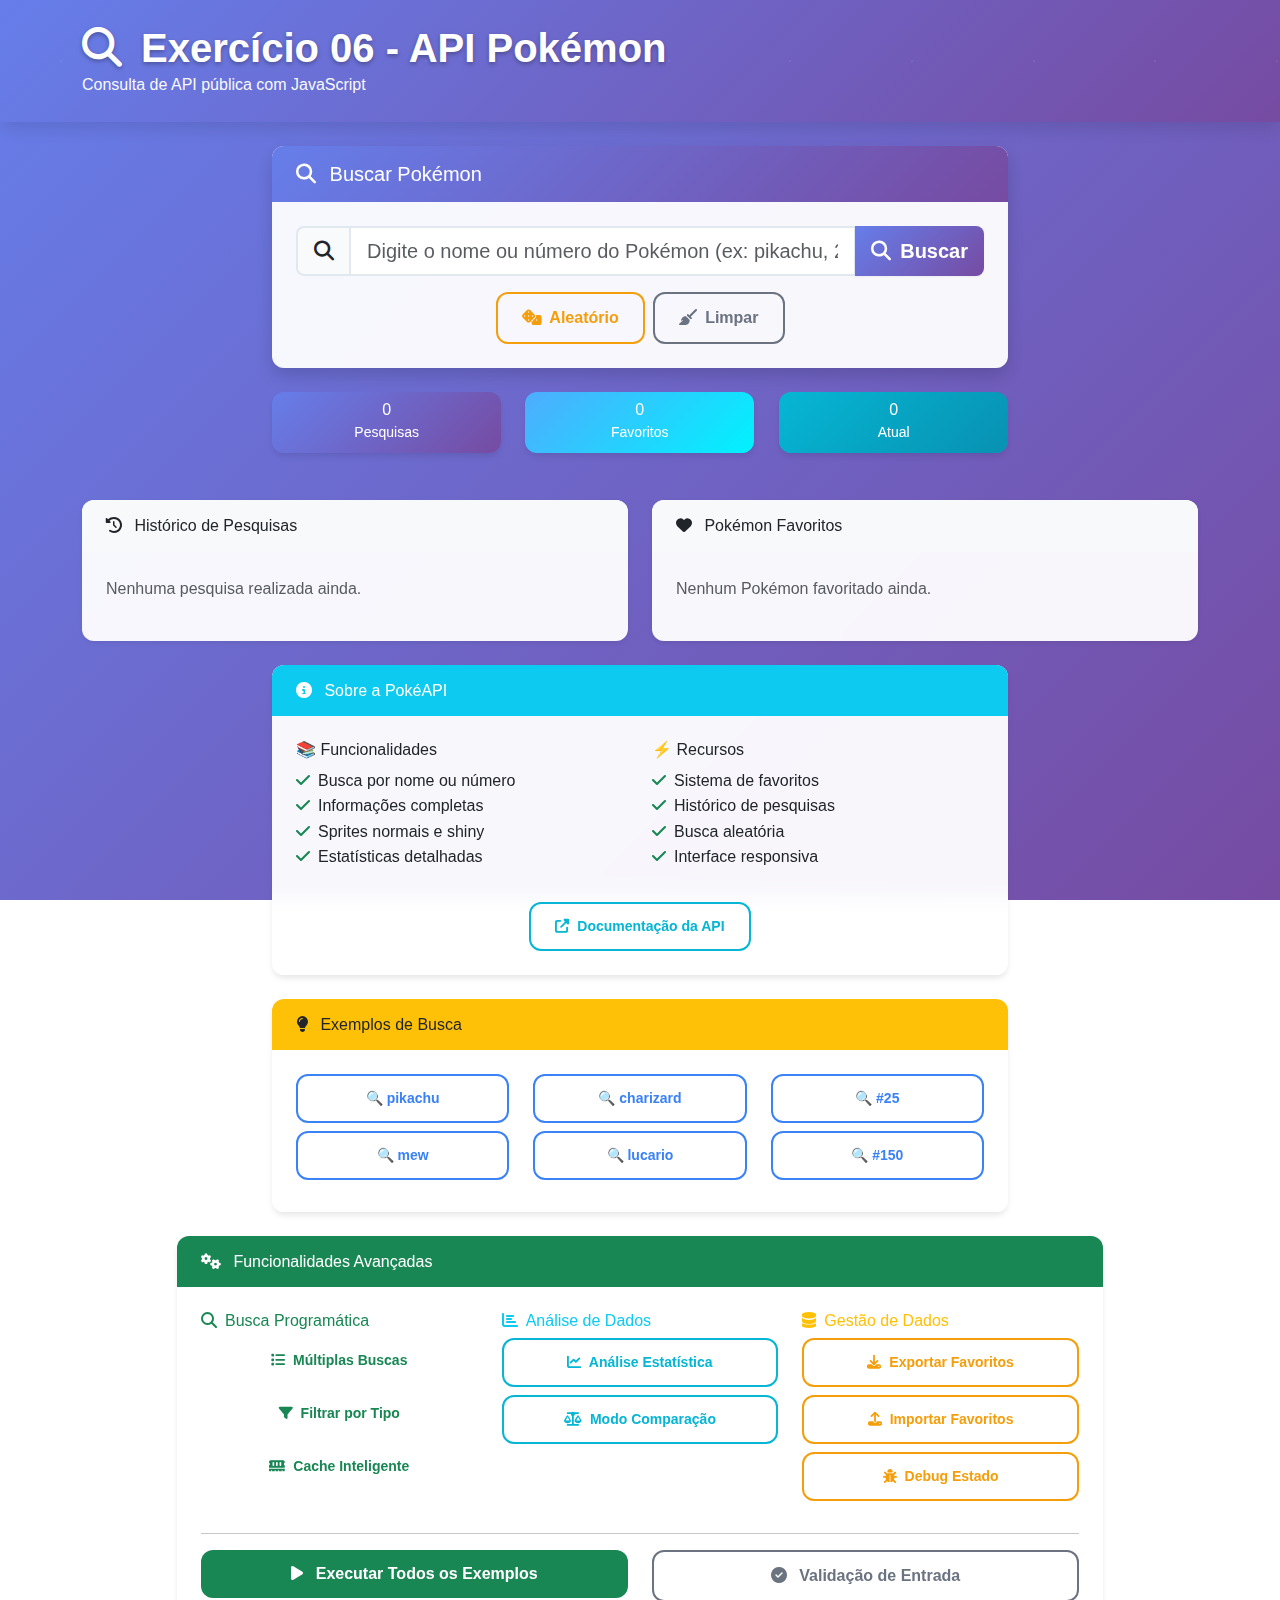
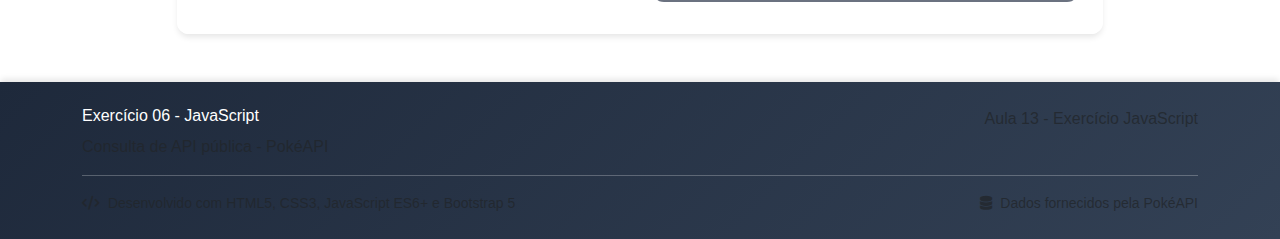
<file: Aula 13 - Exercício - JavaScript/index.html>
<!DOCTYPE html>
<html lang="pt-BR">
<head>
    <meta charset="UTF-8">
    <meta name="viewport" content="width=device-width, initial-scale=1.0">
    <title>Exercício 06 - API Pokémon | JavaScript</title>
    
    <!-- Bootstrap CSS -->
    <link href="https://cdn.jsdelivr.net/npm/bootstrap@5.3.0/dist/css/bootstrap.min.css" rel="stylesheet">
    
    <!-- Font Awesome para ícones -->
    <link href="https://cdnjs.cloudflare.com/ajax/libs/font-awesome/6.4.0/css/all.min.css" rel="stylesheet">
    
    <!-- CSS personalizado -->
    <link rel="stylesheet" href="styles.css">
</head>
<body>
    <!-- Header -->
    <header class="bg-primary text-white py-4 mb-4">
        <div class="container">
            <div class="row align-items-center">
                <div class="col-md-8">
                    <h1 class="mb-0">
                        <i class="fas fa-search me-2"></i>
                        Exercício 06 - API Pokémon
                    </h1>
                    <p class="mb-0 text-light">Consulta de API pública com JavaScript</p>
                </div>
                </div>
            </div>
        </div>
    </header>

    <!-- Container principal -->
    <div class="container">
        <!-- Mensagens -->
        <div id="mensagens"></div>
        
        <!-- Formulário de busca -->
        <div class="row mb-4">
            <div class="col-lg-8 mx-auto">
                <div class="card shadow">
                    <div class="card-header bg-gradient-primary text-white">
                        <h5 class="mb-0">
                            <i class="fas fa-search me-2"></i>
                            Buscar Pokémon
                        </h5>
                    </div>
                    <div class="card-body">
                        <form id="formulario-pokemon" class="mb-3">
                            <div class="input-group input-group-lg">
                                <span class="input-group-text">
                                    <i class="fas fa-search"></i>
                                </span>
                                <input 
                                    type="text" 
                                    id="input-pokemon" 
                                    class="form-control" 
                                    placeholder="Digite o nome ou número do Pokémon (ex: pikachu, 25)" 
                                    autocomplete="off"
                                    required
                                >
                                <button type="submit" class="btn btn-primary">
                                    <i class="fas fa-search me-1"></i>
                                    Buscar
                                </button>
                            </div>
                        </form>
                        
                        <div class="d-flex gap-2 justify-content-center">
                            <button type="button" id="btn-aleatorio" class="btn btn-outline-warning">
                                <i class="fas fa-dice me-1"></i>
                                Aleatório
                            </button>
                            <button type="button" id="btn-limpar" class="btn btn-outline-secondary">
                                <i class="fas fa-broom me-1"></i>
                                Limpar
                            </button>
                        </div>
                        
                        <!-- Loading -->
                        <div id="loading" class="text-center mt-3" style="display: none;">
                            <div class="spinner-border text-primary" role="status">
                                <span class="visually-hidden">Carregando...</span>
                            </div>
                            <p class="mt-2 text-muted">Buscando Pokémon...</p>
                        </div>
                    </div>
                </div>
            </div>
        </div>
        
        <!-- Estatísticas -->
        <div class="row mb-4">
            <div class="col-lg-8 mx-auto">
                <div id="estatisticas"></div>
            </div>
        </div>
        
        <!-- Resultado do Pokémon -->
        <div class="row mb-4">
            <div class="col-lg-10 mx-auto">
                <div id="resultado-pokemon"></div>
            </div>
        </div>
        
        <!-- Seção lateral -->
        <div class="row">
            <!-- Histórico -->
            <div class="col-lg-6 mb-4">
                <div class="card shadow-sm">
                    <div class="card-header bg-light">
                        <h6 class="mb-0">
                            <i class="fas fa-history me-2"></i>
                            Histórico de Pesquisas
                        </h6>
                    </div>
                    <div class="card-body">
                        <div id="historico-pesquisas">
                            <p class="text-muted">Nenhuma pesquisa realizada ainda.</p>
                        </div>
                    </div>
                </div>
            </div>
            
            <!-- Favoritos -->
            <div class="col-lg-6 mb-4">
                <div class="card shadow-sm">
                    <div class="card-header bg-light">
                        <h6 class="mb-0">
                            <i class="fas fa-heart me-2"></i>
                            Pokémon Favoritos
                        </h6>
                    </div>
                    <div class="card-body">
                        <div id="lista-favoritos">
                            <p class="text-muted">Nenhum Pokémon favoritado ainda.</p>
                        </div>
                    </div>
                </div>
            </div>
        </div>
        
        <!-- Informações sobre a API -->
        <div class="row mb-4">
            <div class="col-lg-8 mx-auto">
                <div class="card border-info">
                    <div class="card-header bg-info text-white">
                        <h6 class="mb-0">
                            <i class="fas fa-info-circle me-2"></i>
                            Sobre a PokéAPI
                        </h6>
                    </div>
                    <div class="card-body">
                        <div class="row">
                            <div class="col-md-6">
                                <h6>📚 Funcionalidades</h6>
                                <ul class="list-unstyled">
                                    <li><i class="fas fa-check text-success me-2"></i>Busca por nome ou número</li>
                                    <li><i class="fas fa-check text-success me-2"></i>Informações completas</li>
                                    <li><i class="fas fa-check text-success me-2"></i>Sprites normais e shiny</li>
                                    <li><i class="fas fa-check text-success me-2"></i>Estatísticas detalhadas</li>
                                </ul>
                            </div>
                            <div class="col-md-6">
                                <h6>⚡ Recursos</h6>
                                <ul class="list-unstyled">
                                    <li><i class="fas fa-check text-success me-2"></i>Sistema de favoritos</li>
                                    <li><i class="fas fa-check text-success me-2"></i>Histórico de pesquisas</li>
                                    <li><i class="fas fa-check text-success me-2"></i>Busca aleatória</li>
                                    <li><i class="fas fa-check text-success me-2"></i>Interface responsiva</li>
                                </ul>
                            </div>
                        </div>
                        <div class="text-center mt-3">
                            <a href="https://pokeapi.co/" target="_blank" class="btn btn-outline-info btn-sm">
                                <i class="fas fa-external-link-alt me-1"></i>
                                Documentação da API
                            </a>
                        </div>
                    </div>
                </div>
            </div>
        </div>
        
        <!-- Exemplos de uso -->
        <div class="row mb-4">
            <div class="col-lg-8 mx-auto">
                <div class="card border-warning">
                    <div class="card-header bg-warning text-dark">
                        <h6 class="mb-0">
                            <i class="fas fa-lightbulb me-2"></i>
                            Exemplos de Busca
                        </h6>
                    </div>
                    <div class="card-body">
                        <div class="row">
                            <div class="col-md-4 mb-2">
                                <button class="btn btn-outline-primary btn-sm w-100" onclick="document.getElementById('input-pokemon').value='pikachu'; buscarPokemon();">
                                    🔍 pikachu
                                </button>
                            </div>
                            <div class="col-md-4 mb-2">
                                <button class="btn btn-outline-primary btn-sm w-100" onclick="document.getElementById('input-pokemon').value='charizard'; buscarPokemon();">
                                    🔍 charizard
                                </button>
                            </div>
                            <div class="col-md-4 mb-2">
                                <button class="btn btn-outline-primary btn-sm w-100" onclick="document.getElementById('input-pokemon').value='25'; buscarPokemon();">
                                    🔍 #25
                                </button>
                            </div>
                            <div class="col-md-4 mb-2">
                                <button class="btn btn-outline-primary btn-sm w-100" onclick="document.getElementById('input-pokemon').value='mew'; buscarPokemon();">
                                    🔍 mew
                                </button>
                            </div>
                            <div class="col-md-4 mb-2">
                                <button class="btn btn-outline-primary btn-sm w-100" onclick="document.getElementById('input-pokemon').value='lucario'; buscarPokemon();">
                                    🔍 lucario
                                </button>
                            </div>
                            <div class="col-md-4 mb-2">
                                <button class="btn btn-outline-primary btn-sm w-100" onclick="document.getElementById('input-pokemon').value='150'; buscarPokemon();">
                                    🔍 #150
                                </button>
                            </div>
                        </div>
                    </div>
                </div>
            </div>
        </div>
        
        <!-- Funcionalidades Avançadas -->
        <div class="row mb-4">
            <div class="col-lg-10 mx-auto">
                <div class="card border-success">
                    <div class="card-header bg-success text-white">
                        <h6 class="mb-0">
                            <i class="fas fa-cogs me-2"></i>
                            Funcionalidades Avançadas
                        </h6>
                    </div>
                    <div class="card-body">
                        <div class="row">
                            <!-- Busca Programática -->
                            <div class="col-lg-4 mb-3">
                                <h6 class="text-success"><i class="fas fa-search me-2"></i>Busca Programática</h6>
                                <div class="d-grid gap-2">
                                    <button class="btn btn-outline-success btn-sm" onclick="exemploMultiplasBuscas()">
                                        <i class="fas fa-list me-1"></i> Múltiplas Buscas
                                    </button>
                                    <button class="btn btn-outline-success btn-sm" onclick="exemploFiltrarPorTipo()">
                                        <i class="fas fa-filter me-1"></i> Filtrar por Tipo
                                    </button>
                                    <button class="btn btn-outline-success btn-sm" onclick="exemploBuscaComCache()">
                                        <i class="fas fa-memory me-1"></i> Cache Inteligente
                                    </button>
                                </div>
                            </div>
                            
                            <!-- Análise de Dados -->
                            <div class="col-lg-4 mb-3">
                                <h6 class="text-info"><i class="fas fa-chart-bar me-2"></i>Análise de Dados</h6>
                                <div class="d-grid gap-2">
                                    <button class="btn btn-outline-info btn-sm" onclick="exemploAnaliseEstatisticas()">
                                        <i class="fas fa-chart-line me-1"></i> Análise Estatística
                                    </button>
                                    <button class="btn btn-outline-info btn-sm" onclick="exemploModoComparacao()">
                                        <i class="fas fa-balance-scale me-1"></i> Modo Comparação
                                    </button>
                                </div>
                            </div>
                            
                            <!-- Gestão de Dados -->
                            <div class="col-lg-4 mb-3">
                                <h6 class="text-warning"><i class="fas fa-database me-2"></i>Gestão de Dados</h6>
                                <div class="d-grid gap-2">
                                    <button class="btn btn-outline-warning btn-sm" onclick="exemploExportarFavoritos()">
                                        <i class="fas fa-download me-1"></i> Exportar Favoritos
                                    </button>
                                    <button class="btn btn-outline-warning btn-sm" onclick="exemploImportarFavoritos()">
                                        <i class="fas fa-upload me-1"></i> Importar Favoritos
                                    </button>
                                    <button class="btn btn-outline-warning btn-sm" onclick="debugEstadoAplicacao()">
                                        <i class="fas fa-bug me-1"></i> Debug Estado
                                    </button>
                                </div>
                            </div>
                        </div>
                        
                        <hr class="my-3">
                        
                        <!-- Botões de Ação Geral -->
                        <div class="row">
                            <div class="col-md-6 mb-2">
                                <button class="btn btn-success w-100" onclick="executarExemplosCompletos()">
                                    <i class="fas fa-play me-2"></i>
                                    Executar Todos os Exemplos
                                </button>
                            </div>
                            <div class="col-md-6 mb-2">
                                <button class="btn btn-outline-secondary w-100" onclick="exemploValidacaoEntrada()">
                                    <i class="fas fa-check-circle me-2"></i>
                                    Validação de Entrada
                                </button>
                            </div>
                        </div>
                        
                        <!-- Área de Resultados das Funcionalidades Avançadas -->
                        <div id="resultados-avancados" class="mt-3" style="display: none;">
                            <div class="alert alert-info">
                                <h6><i class="fas fa-info-circle me-2"></i>Resultados das Funcionalidades Avançadas</h6>
                                <div id="conteudo-resultados-avancados"></div>
                            </div>
                        </div>
                    </div>
                </div>
            </div>
        </div>
    </div>
    
    <!-- Footer -->
    <footer class="bg-dark text-white py-4 mt-5">
        <div class="container">
            <div class="row">
                <div class="col-md-6">
                    <h6>Exercício 06 - JavaScript</h6>
                    <p class="mb-0 text-muted">Consulta de API pública - PokéAPI</p>
                </div>
                <div class="col-md-6 text-md-end">
                    <p class="mb-0 text-muted">Aula 13 - Exercício JavaScript</p>
                </div>
            </div>
            <hr class="my-3">
            <div class="row align-items-center">
                <div class="col-md-6">
                    <p class="mb-0 text-muted small">
                        <i class="fas fa-code me-1"></i>
                        Desenvolvido com HTML5, CSS3, JavaScript ES6+ e Bootstrap 5
                    </p>
                </div>
                <div class="col-md-6 text-md-end">
                    <p class="mb-0 text-muted small">
                        <i class="fas fa-database me-1"></i>
                        Dados fornecidos pela PokéAPI
                    </p>
                </div>
            </div>
        </div>
    </footer>
    
    <!-- Scripts -->
    <!-- Bootstrap JS -->
    <script src="https://cdn.jsdelivr.net/npm/bootstrap@5.3.0/dist/js/bootstrap.bundle.min.js"></script>
    
    <!-- JavaScript personalizado -->
    <script src="exercicio06.js"></script>
    
    <!-- Exemplos avançados e demonstrações -->
    <script src="exemplos-uso.js"></script>
</body>
</html>
</file>
<file: Aula 13 - Exercício - JavaScript/styles.css>
/* ===== EXERCÍCIO 06 - CSS PERSONALIZADO ===== */
/* Aula 13 - Exercício JavaScript - API Pokémon */

/* === VARIÁVEIS CSS === */
:root {
    --primary-color: #3b82f6;
    --secondary-color: #6366f1;
    --success-color: #10b981;
    --warning-color: #f59e0b;
    --danger-color: #ef4444;
    --info-color: #06b6d4;
    --light-color: #f8fafc;
    --dark-color: #1e293b;
    --gradient-primary: linear-gradient(135deg, #667eea 0%, #764ba2 100%);
    --gradient-secondary: linear-gradient(135deg, #f093fb 0%, #f5576c 100%);
    --gradient-success: linear-gradient(135deg, #4facfe 0%, #00f2fe 100%);
    --shadow-sm: 0 1px 2px 0 rgba(0, 0, 0, 0.05);
    --shadow-md: 0 4px 6px -1px rgba(0, 0, 0, 0.1);
    --shadow-lg: 0 10px 15px -3px rgba(0, 0, 0, 0.1);
    --border-radius: 0.75rem;
    --transition: all 0.3s cubic-bezier(0.4, 0, 0.2, 1);
}

/* === RESET E BASE === */
* {
    box-sizing: border-box;
}

body {
    font-family: 'Segoe UI', Tahoma, Geneva, Verdana, sans-serif;
    line-height: 1.6;
    color: var(--dark-color);
    background: linear-gradient(135deg, #667eea 0%, #764ba2 100%);
    background-attachment: fixed;
    min-height: 100vh;
}

/* === GRADIENTES PERSONALIZADOS === */
.bg-gradient-primary {
    background: var(--gradient-primary) !important;
}

.bg-gradient-secondary {
    background: var(--gradient-secondary) !important;
}

.bg-gradient-success {
    background: var(--gradient-success) !important;
}

/* === HEADER === */
header {
    background: var(--gradient-primary) !important;
    box-shadow: var(--shadow-lg);
    position: relative;
    overflow: hidden;
}

header::before {
    content: '';
    position: absolute;
    top: 0;
    left: 0;
    right: 0;
    bottom: 0;
    background: url('data:image/svg+xml,<svg xmlns="http://www.w3.org/2000/svg" viewBox="0 0 100 100"><defs><pattern id="grain" width="100" height="100" patternUnits="userSpaceOnUse"><circle cx="50" cy="50" r="1" fill="%23ffffff" opacity="0.1"/></pattern></defs><rect width="100" height="100" fill="url(%23grain)"/></svg>') repeat;
    pointer-events: none;
}

header .container {
    position: relative;
    z-index: 1;
}

header h1 {
    font-weight: 700;
    text-shadow: 0 2px 4px rgba(0, 0, 0, 0.3);
}

/* === CARDS === */
.card {
    border: none;
    border-radius: var(--border-radius);
    box-shadow: var(--shadow-md);
    transition: var(--transition);
    overflow: hidden;
    background: rgba(255, 255, 255, 0.95);
    backdrop-filter: blur(10px);
}

.card:hover {
    transform: translateY(-2px);
    box-shadow: var(--shadow-lg);
}

.card-header {
    border-bottom: none;
    font-weight: 600;
    padding: 1rem 1.5rem;
}

.card-body {
    padding: 1.5rem;
}

.card-sm .card-body {
    padding: 0.75rem;
}

/* === FORMULÁRIO === */
.form-control {
    border-radius: var(--border-radius);
    border: 2px solid #e2e8f0;
    transition: var(--transition);
    font-size: 1rem;
    padding: 0.75rem 1rem;
    background: rgba(255, 255, 255, 0.9);
    backdrop-filter: blur(10px);
}

.form-control:focus {
    border-color: var(--primary-color);
    box-shadow: 0 0 0 0.2rem rgba(59, 130, 246, 0.25);
    background: white;
    transform: translateY(-1px);
}

.input-group-text {
    border-radius: var(--border-radius) 0 0 var(--border-radius);
    border: 2px solid #e2e8f0;
    border-right: none;
    background: var(--light-color);
}

/* === ESTILOS PARA AUTOCOMPLETADO === */
.sugestoes-dropdown {
    background: white;
    border: 1px solid #e2e8f0;
    border-top: none;
    border-radius: 0 0 var(--border-radius) var(--border-radius);
    box-shadow: 0 8px 25px rgba(0, 0, 0, 0.15);
    backdrop-filter: blur(10px);
    z-index: 1000;
    max-height: 300px;
    overflow-y: auto;
    animation: slideDown 0.2s ease-out;
}

.sugestao-item {
    padding: 0.75rem 1rem;
    cursor: pointer;
    transition: all 0.2s ease;
    border-bottom: 1px solid rgba(0, 0, 0, 0.05);
    display: flex;
    align-items: center;
    font-size: 0.95rem;
}

.sugestao-item:hover,
.sugestao-item.selecionado {
    background: linear-gradient(135deg, var(--primary-color), var(--secondary-color));
    color: white;
    transform: translateX(5px);
}

.sugestao-item:hover .text-muted,
.sugestao-item.selecionado .text-muted {
    color: rgba(255, 255, 255, 0.8) !important;
}

.sugestao-item:hover .text-info,
.sugestao-item.selecionado .text-info {
    color: rgba(255, 255, 255, 0.9) !important;
}

.sugestao-item:hover .text-danger,
.sugestao-item.selecionado .text-danger {
    color: #ffcccb !important;
}

.sugestao-item:last-child {
    border-bottom: none;
    border-radius: 0 0 var(--border-radius) var(--border-radius);
}

.sugestao-item span {
    flex: 1;
    margin-left: 0.25rem;
}

/* Animação para dropdown */
@keyframes slideDown {
    from {
        opacity: 0;
        transform: translateY(-10px);
    }
    to {
        opacity: 1;
        transform: translateY(0);
    }
}

/* Scrollbar personalizada para sugestões */
.sugestoes-dropdown::-webkit-scrollbar {
    width: 6px;
}

.sugestoes-dropdown::-webkit-scrollbar-track {
    background: rgba(0, 0, 0, 0.05);
    border-radius: 3px;
}

.sugestoes-dropdown::-webkit-scrollbar-thumb {
    background: var(--primary-color);
    border-radius: 3px;
    opacity: 0.7;
}

.sugestoes-dropdown::-webkit-scrollbar-thumb:hover {
    opacity: 1;
}

/* Indicador de carregamento para sugestões */
.sugestoes-loading {
    padding: 1rem;
    text-align: center;
    color: #6b7280;
    font-style: italic;
}

.sugestoes-loading::after {
    content: "";
    display: inline-block;
    width: 12px;
    height: 12px;
    margin-left: 8px;
    border: 2px solid var(--primary-color);
    border-top: 2px solid transparent;
    border-radius: 50%;
    animation: spin 1s linear infinite;
}

@keyframes spin {
    0% { transform: rotate(0deg); }
    100% { transform: rotate(360deg); }
}

/* === BOTÕES === */
.btn {
    border-radius: var(--border-radius);
    font-weight: 600;
    transition: var(--transition);
    border: none;
    padding: 0.75rem 1.5rem;
}

.btn-primary {
    background: var(--gradient-primary);
    box-shadow: var(--shadow-sm);
}

.btn-primary:hover {
    transform: translateY(-1px);
    box-shadow: var(--shadow-md);
}

.btn-outline-primary {
    border: 2px solid var(--primary-color);
    color: var(--primary-color);
}

.btn-outline-primary:hover {
    background: var(--primary-color);
    transform: translateY(-1px);
}

.btn-outline-warning {
    border: 2px solid var(--warning-color);
    color: var(--warning-color);
}

.btn-outline-warning:hover {
    background: var(--warning-color);
    transform: translateY(-1px);
}

.btn-outline-secondary {
    border: 2px solid #6b7280;
    color: #6b7280;
}

.btn-outline-secondary:hover {
    background: #6b7280;
    transform: translateY(-1px);
}

.btn-outline-danger {
    border: 2px solid var(--danger-color);
    color: var(--danger-color);
}

.btn-outline-danger:hover {
    background: var(--danger-color);
    transform: translateY(-1px);
}

.btn-outline-info {
    border: 2px solid var(--info-color);
    color: var(--info-color);
}

.btn-outline-info:hover {
    background: var(--info-color);
    transform: translateY(-1px);
}

/* === BADGES === */
.badge {
    border-radius: var(--border-radius);
    font-weight: 600;
    padding: 0.5rem 0.75rem;
    font-size: 0.75rem;
}

/* === PROGRESS BARS === */
.progress {
    border-radius: var(--border-radius);
    background-color: #e2e8f0;
    overflow: hidden;
}

.progress-bar {
    background: var(--gradient-success);
    transition: width 0.6s ease;
}

/* === LOADING SPINNER === */
.spinner-border {
    width: 3rem;
    height: 3rem;
    border-width: 0.3rem;
}

/* === ALERTAS === */
.alert {
    border: none;
    border-radius: var(--border-radius);
    font-weight: 500;
    box-shadow: var(--shadow-sm);
}

.alert-success {
    background: linear-gradient(135deg, #d1fae5 0%, #a7f3d0 100%);
    color: #065f46;
}

.alert-danger {
    background: linear-gradient(135deg, #fee2e2 0%, #fecaca 100%);
    color: #991b1b;
}

.alert-info {
    background: linear-gradient(135deg, #dbeafe 0%, #bfdbfe 100%);
    color: #1e40af;
}

.alert-warning {
    background: linear-gradient(135deg, #fef3c7 0%, #fde68a 100%);
    color: #92400e;
}

/* === IMAGENS === */
img {
    transition: var(--transition);
}

img:hover {
    transform: scale(1.05);
}

/* === POKÉMON RESULT === */
#resultado-pokemon .card {
    background: linear-gradient(135deg, #ffffff 0%, #f8fafc 100%);
}

#resultado-pokemon img {
    filter: drop-shadow(0 4px 8px rgba(0, 0, 0, 0.1));
    transition: var(--transition);
}

#resultado-pokemon img:hover {
    transform: scale(1.1) rotate(5deg);
    filter: drop-shadow(0 8px 16px rgba(0, 0, 0, 0.2));
}

/* === ESTATÍSTICAS === */
.card.bg-primary,
.card.bg-success,
.card.bg-info {
    background: var(--gradient-primary) !important;
    transform: perspective(1000px) rotateY(0deg);
    transition: var(--transition);
}

.card.bg-success {
    background: var(--gradient-success) !important;
}

.card.bg-info {
    background: linear-gradient(135deg, #06b6d4 0%, #0891b2 100%) !important;
}

.card.bg-primary:hover,
.card.bg-success:hover,
.card.bg-info:hover {
    transform: perspective(1000px) rotateY(10deg) translateY(-5px);
}

/* === HISTÓRICO E FAVORITOS === */
#historico-pesquisas .card,
#lista-favoritos .card {
    transition: var(--transition);
    cursor: pointer;
}

#historico-pesquisas .card:hover,
#lista-favoritos .card:hover {
    transform: translateY(-3px) scale(1.02);
    box-shadow: var(--shadow-lg);
}

/* === FOOTER === */
footer {
    background: linear-gradient(135deg, #1e293b 0%, #334155 100%) !important;
    box-shadow: 0 -4px 6px -1px rgba(0, 0, 0, 0.1);
}

/* === ANIMAÇÕES === */
@keyframes fadeIn {
    from {
        opacity: 0;
        transform: translateY(20px);
    }
    to {
        opacity: 1;
        transform: translateY(0);
    }
}

@keyframes slideIn {
    from {
        opacity: 0;
        transform: translateX(-20px);
    }
    to {
        opacity: 1;
        transform: translateX(0);
    }
}

@keyframes bounce {
    0%, 20%, 53%, 80%, 100% {
        transform: translate3d(0, 0, 0);
    }
    40%, 43% {
        transform: translate3d(0, -10px, 0);
    }
    70% {
        transform: translate3d(0, -5px, 0);
    }
    90% {
        transform: translate3d(0, -2px, 0);
    }
}

.fade-in {
    animation: fadeIn 0.6s ease-out;
}

.slide-in {
    animation: slideIn 0.6s ease-out;
}

.bounce {
    animation: bounce 1s ease-in-out;
}

/* === RESPONSIVIDADE === */
@media (max-width: 768px) {
    .container {
        padding-left: 1rem;
        padding-right: 1rem;
    }
    
    header h1 {
        font-size: 1.5rem;
    }
    
    .card-body {
        padding: 1rem;
    }
    
    .btn {
        padding: 0.5rem 1rem;
        font-size: 0.9rem;
    }
    
    .input-group-lg .form-control {
        font-size: 1rem;
    }
    
    /* Responsividade para autocompletado */
    .sugestao-item {
        padding: 0.6rem 0.8rem;
        font-size: 0.9rem;
    }
    
    .sugestoes-dropdown {
        max-height: 250px;
        border-radius: 0 0 0.5rem 0.5rem;
    }
    
    .sugestao-item:hover,
    .sugestao-item.selecionado {
        transform: translateX(3px);
    }
}

@media (max-width: 576px) {
    header {
        padding: 1rem 0;
    }
    
    header h1 {
        font-size: 1.25rem;
    }
    
    .card-body {
        padding: 0.75rem;
    }
    
    .btn {
        padding: 0.5rem 0.75rem;
        font-size: 0.85rem;
    }
    
    .badge {
        font-size: 0.7rem;
        padding: 0.25rem 0.5rem;
    }
}

/* === TIPOS DE POKÉMON === */
.badge.bg-secondary {
    background: linear-gradient(135deg, #6b7280 0%, #4b5563 100%) !important;
}

.badge.bg-info {
    background: linear-gradient(135deg, #06b6d4 0%, #0891b2 100%) !important;
}

/* === EFEITOS ESPECIAIS === */
.glass-effect {
    background: rgba(255, 255, 255, 0.1);
    backdrop-filter: blur(10px);
    border: 1px solid rgba(255, 255, 255, 0.2);
}

.glow {
    box-shadow: 0 0 20px rgba(59, 130, 246, 0.3);
}

.pulse {
    animation: pulse 2s infinite;
}

@keyframes pulse {
    0% {
        box-shadow: 0 0 0 0 rgba(59, 130, 246, 0.7);
    }
    70% {
        box-shadow: 0 0 0 10px rgba(59, 130, 246, 0);
    }
    100% {
        box-shadow: 0 0 0 0 rgba(59, 130, 246, 0);
    }
}

/* === SCROLLBAR PERSONALIZADA === */
::-webkit-scrollbar {
    width: 8px;
}

::-webkit-scrollbar-track {
    background: #f1f5f9;
    border-radius: 4px;
}

::-webkit-scrollbar-thumb {
    background: var(--gradient-primary);
    border-radius: 4px;
}

::-webkit-scrollbar-thumb:hover {
    background: var(--primary-color);
}

/* === UTILITÁRIOS === */
.text-shadow {
    text-shadow: 0 2px 4px rgba(0, 0, 0, 0.1);
}

.border-gradient {
    border: 2px solid;
    border-image: var(--gradient-primary) 1;
}

.hover-scale:hover {
    transform: scale(1.05);
}

.hover-rotate:hover {
    transform: rotate(5deg);
}

/* === DARK MODE SUPPORT === */
@media (prefers-color-scheme: dark) {
    .card {
        background: rgba(30, 41, 59, 0.95);
        color: #f8fafc;
    }
    
    .form-control {
        background: rgba(30, 41, 59, 0.8);
        border-color: #475569;
        color: #f8fafc;
    }
    
    .form-control:focus {
        background: rgba(30, 41, 59, 0.9);
    }
}

/* === PRINT STYLES === */
@media print {
    body {
        background: white !important;
    }
    
    .card {
        box-shadow: none !important;
        border: 1px solid #ddd !important;
    }
    
    .btn {
        display: none !important;
    }
    
    header,
    footer {
        display: none !important;
    }
}
</file>
